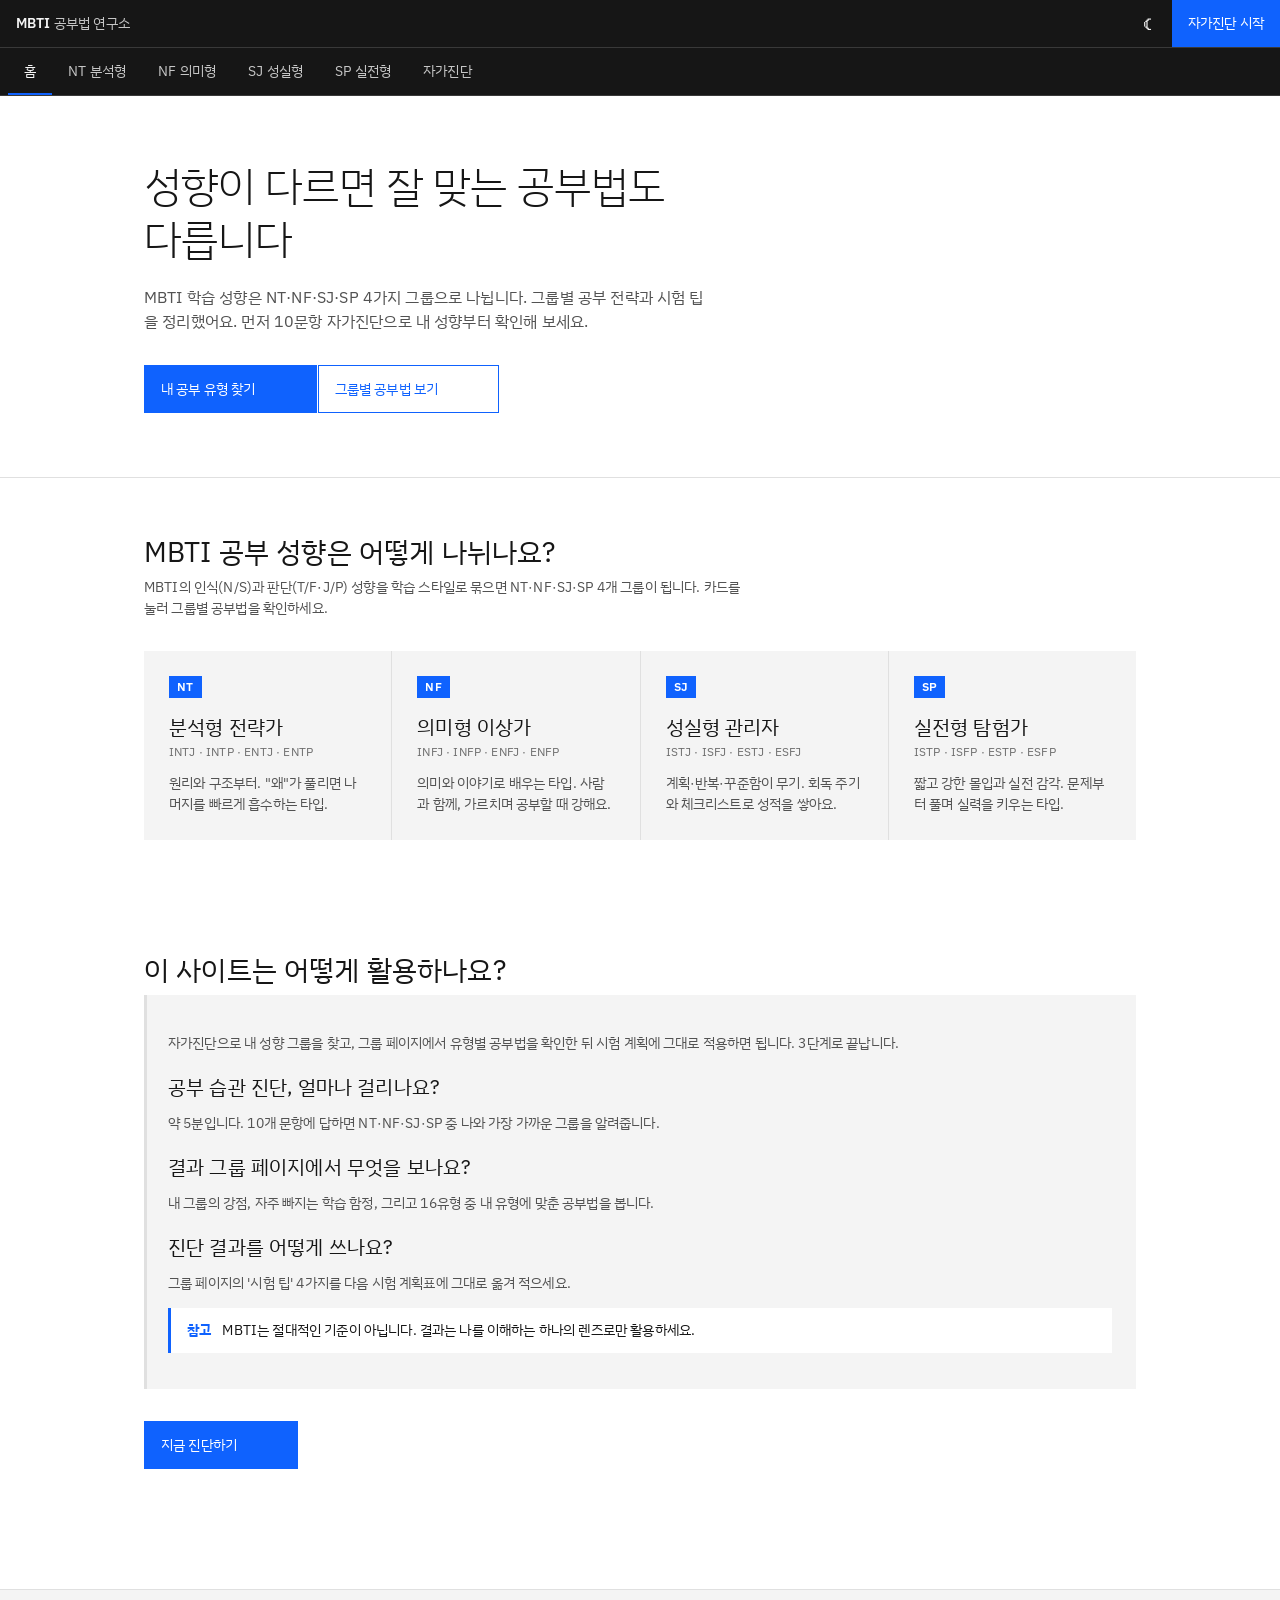
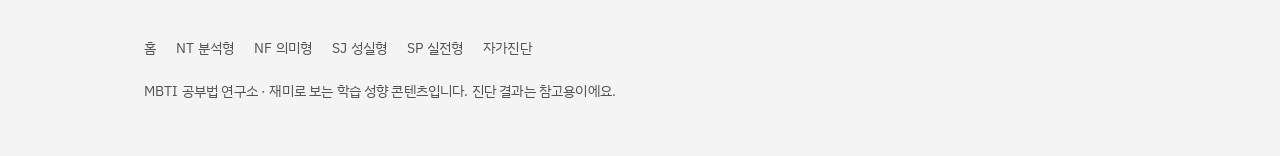
<file: index.html>
<!DOCTYPE html>
<html lang="ko">
<head>
  <meta charset="UTF-8" />
  <meta name="viewport" content="width=device-width, initial-scale=1" />
  <!-- Google Analytics 4 (gtag.js) -->
  <script async src="https://www.googletagmanager.com/gtag/js?id=G-RVWQMGBSQZ"></script>
  <script>
    window.dataLayer = window.dataLayer || [];
    function gtag(){dataLayer.push(arguments);}
    gtag("js", new Date());
    gtag("config", "G-RVWQMGBSQZ");
  </script>
  <title>MBTI 공부법 연구소 — 성향별 공부 전략과 무료 자가진단</title>
  <meta name="description" content="MBTI 학습 성향(NT·NF·SJ·SP)별 공부법과 시험 전략, 그리고 5분 만에 끝나는 10문항 무료 자가진단." />
  <link rel="canonical" href="https://mbti-test-olive-alpha.vercel.app/" />
  <meta name="robots" content="index,follow" />
  <meta property="og:type" content="website" />
  <meta property="og:site_name" content="MBTI 공부법 연구소" />
  <meta property="og:locale" content="ko_KR" />
  <meta property="og:url" content="https://mbti-test-olive-alpha.vercel.app/" />
  <meta property="og:title" content="MBTI 공부법 연구소 — 성향별 공부 전략과 무료 자가진단" />
  <meta property="og:description" content="MBTI 학습 성향(NT·NF·SJ·SP)별 공부법과 시험 전략, 그리고 5분 만에 끝나는 10문항 무료 자가진단." />
  <meta property="og:image" content="https://mbti-test-olive-alpha.vercel.app/og-image.png" />
  <meta property="og:image:width" content="1200" />
  <meta property="og:image:height" content="630" />
  <meta property="og:image:alt" content="MBTI 공부법 연구소 — 성향별 공부 전략과 무료 자가진단" />
  <meta name="twitter:card" content="summary_large_image" />
  <meta name="twitter:image" content="https://mbti-test-olive-alpha.vercel.app/og-image.png" />
  <script>try{var t=localStorage.getItem("theme");if(t==="dark"||(!t&&window.matchMedia("(prefers-color-scheme:dark)").matches)){document.documentElement.setAttribute("data-theme","dark")}else if(t==="light"){document.documentElement.setAttribute("data-theme","light")}}catch(e){}</script>
  <link rel="preconnect" href="https://fonts.googleapis.com" />
  <link rel="preconnect" href="https://fonts.gstatic.com" crossorigin />
  <link rel="stylesheet" href="https://fonts.googleapis.com/css2?family=IBM+Plex+Sans:wght@300;400;600&family=IBM+Plex+Sans+KR:wght@300;400;600&display=swap" />
  <link rel="stylesheet" href="css/style.css" />
  <script type="application/ld+json">
  {
    "@context": "https://schema.org",
    "@graph": [
      {
        "@type": "WebSite",
        "@id": "https://mbti-test-olive-alpha.vercel.app/#website",
        "name": "MBTI 공부법 연구소",
        "url": "https://mbti-test-olive-alpha.vercel.app/",
        "inLanguage": "ko",
        "publisher": { "@id": "https://mbti-test-olive-alpha.vercel.app/#org" }
      },
      {
        "@type": "Organization",
        "@id": "https://mbti-test-olive-alpha.vercel.app/#org",
        "name": "MBTI 공부법 연구소",
        "url": "https://mbti-test-olive-alpha.vercel.app/",
        "logo": "https://mbti-test-olive-alpha.vercel.app/og-image.png"
      },
      {
        "@type": "FAQPage",
        "mainEntity": [
          {
            "@type": "Question",
            "name": "공부 습관 진단, 얼마나 걸리나요?",
            "acceptedAnswer": { "@type": "Answer", "text": "약 5분입니다. 10개 문항에 답하면 NT·NF·SJ·SP 중 나와 가장 가까운 그룹을 알려줍니다." }
          },
          {
            "@type": "Question",
            "name": "결과 그룹 페이지에서 무엇을 보나요?",
            "acceptedAnswer": { "@type": "Answer", "text": "내 그룹의 강점, 자주 빠지는 학습 함정, 그리고 16유형 중 내 유형에 맞춘 공부법을 봅니다." }
          },
          {
            "@type": "Question",
            "name": "진단 결과를 어떻게 쓰나요?",
            "acceptedAnswer": { "@type": "Answer", "text": "그룹 페이지의 '시험 팁' 4가지를 다음 시험 계획표에 그대로 옮겨 적으세요." }
          }
        ]
      }
    ]
  }
  </script>
</head>
<body>
  <header id="site-header" class="site-header"></header>
  <main>
    <section class="hero">
      <div class="container">
        <h1>성향이 다르면 잘 맞는 공부법도 다릅니다</h1>
        <p>MBTI 학습 성향은 NT·NF·SJ·SP 4가지 그룹으로 나뉩니다. 그룹별 공부 전략과 시험 팁을 정리했어요. 먼저 10문항 자가진단으로 내 성향부터 확인해 보세요.</p>
        <div class="cta btn-row">
          <a class="btn btn-primary" href="test.html">내 공부 유형 찾기</a>
          <a class="btn btn-ghost" href="#groups">그룹별 공부법 보기</a>
        </div>
      </div>
    </section>

    <section class="section" id="groups">
      <div class="container">
        <h2>MBTI 공부 성향은 어떻게 나뉘나요?</h2>
        <p class="lead">MBTI의 인식(N/S)과 판단(T/F·J/P) 성향을 학습 스타일로 묶으면 NT·NF·SJ·SP 4개 그룹이 됩니다. 카드를 눌러 그룹별 공부법을 확인하세요.</p>
        <div class="card-grid">
          <a class="gcard" href="nt.html">
            <span class="tag">NT</span>
            <h3>분석형 전략가</h3>
            <p class="types">INTJ · INTP · ENTJ · ENTP</p>
            <p>원리와 구조부터. "왜"가 풀리면 나머지를 빠르게 흡수하는 타입.</p>
          </a>
          <a class="gcard" href="nf.html">
            <span class="tag">NF</span>
            <h3>의미형 이상가</h3>
            <p class="types">INFJ · INFP · ENFJ · ENFP</p>
            <p>의미와 이야기로 배우는 타입. 사람과 함께, 가르치며 공부할 때 강해요.</p>
          </a>
          <a class="gcard" href="sj.html">
            <span class="tag">SJ</span>
            <h3>성실형 관리자</h3>
            <p class="types">ISTJ · ISFJ · ESTJ · ESFJ</p>
            <p>계획·반복·꾸준함이 무기. 회독 주기와 체크리스트로 성적을 쌓아요.</p>
          </a>
          <a class="gcard" href="sp.html">
            <span class="tag">SP</span>
            <h3>실전형 탐험가</h3>
            <p class="types">ISTP · ISFP · ESTP · ESFP</p>
            <p>짧고 강한 몰입과 실전 감각. 문제부터 풀며 실력을 키우는 타입.</p>
          </a>
        </div>
      </div>
    </section>

    <section class="section">
      <div class="container">
        <h2>이 사이트는 어떻게 활용하나요?</h2>
        <div class="prose">
          <p>자가진단으로 내 성향 그룹을 찾고, 그룹 페이지에서 유형별 공부법을 확인한 뒤 시험 계획에 그대로 적용하면 됩니다. 3단계로 끝납니다.</p>
          <h3>공부 습관 진단, 얼마나 걸리나요?</h3>
          <p>약 5분입니다. 10개 문항에 답하면 NT·NF·SJ·SP 중 나와 가장 가까운 그룹을 알려줍니다.</p>
          <h3>결과 그룹 페이지에서 무엇을 보나요?</h3>
          <p>내 그룹의 강점, 자주 빠지는 학습 함정, 그리고 16유형 중 내 유형에 맞춘 공부법을 봅니다.</p>
          <h3>진단 결과를 어떻게 쓰나요?</h3>
          <p>그룹 페이지의 '시험 팁' 4가지를 다음 시험 계획표에 그대로 옮겨 적으세요.</p>
          <div class="tip"><strong>참고</strong> MBTI는 절대적인 기준이 아닙니다. 결과는 나를 이해하는 하나의 렌즈로만 활용하세요.</div>
        </div>
        <div class="btn-row">
          <a class="btn btn-primary" href="test.html">지금 진단하기</a>
        </div>
      </div>
    </section>
  </main>
  <footer id="site-footer" class="site-footer"></footer>
  <script src="js/common.js"></script>
</body>
</html>
</file>
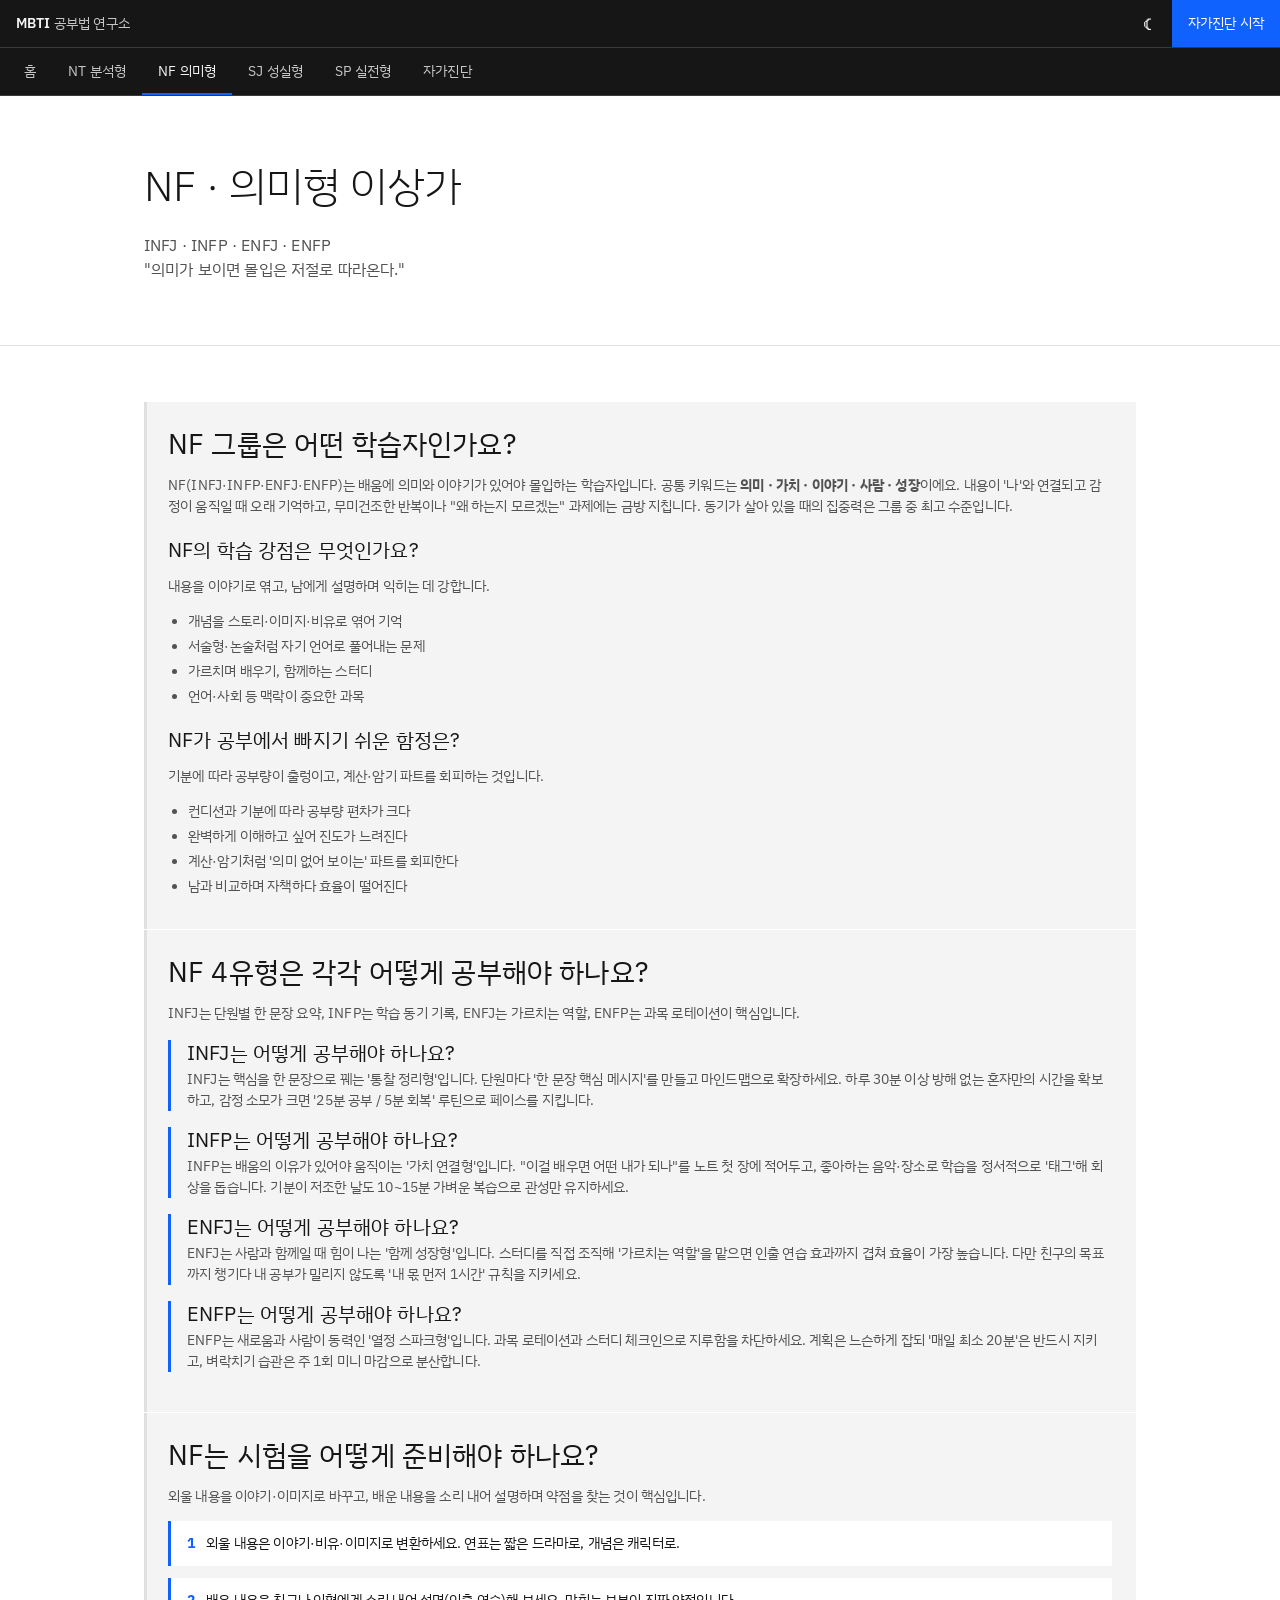
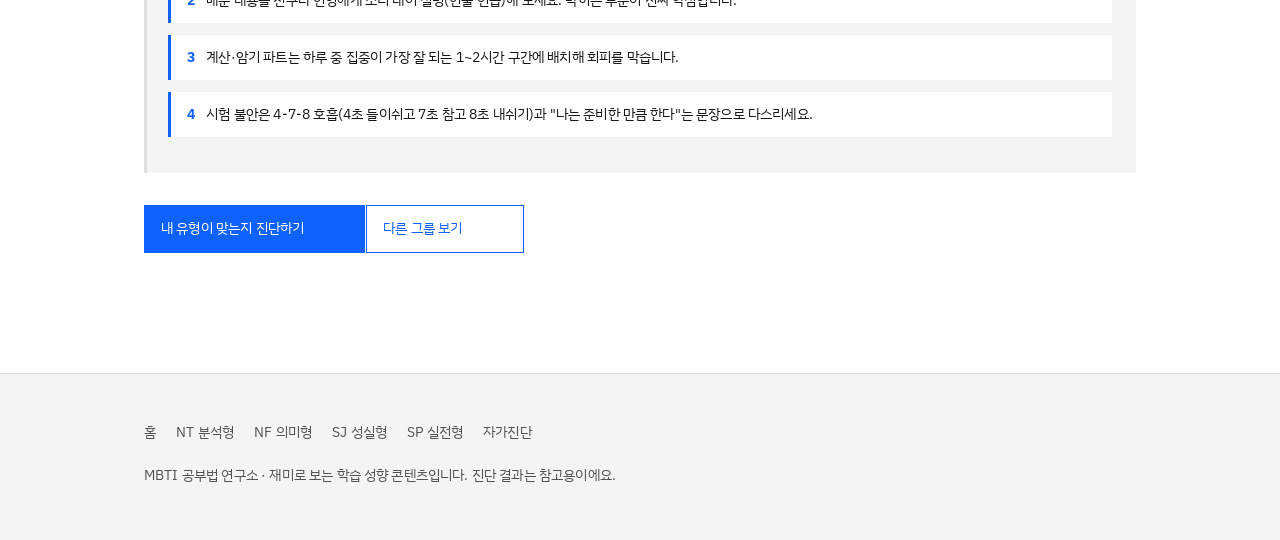
<file: nf.html>
<!DOCTYPE html>
<html lang="ko">
<head>
  <meta charset="UTF-8" />
  <meta name="viewport" content="width=device-width, initial-scale=1" />
  <!-- Google Analytics 4 (gtag.js) -->
  <script async src="https://www.googletagmanager.com/gtag/js?id=G-RVWQMGBSQZ"></script>
  <script>
    window.dataLayer = window.dataLayer || [];
    function gtag(){dataLayer.push(arguments);}
    gtag("js", new Date());
    gtag("config", "G-RVWQMGBSQZ");
  </script>
  <title>NF 의미형 이상가 공부법 — INFJ·INFP·ENFJ·ENFP | MBTI 공부법 연구소</title>
  <meta name="description" content="INFJ·INFP·ENFJ·ENFP 공부법. 감정 기복을 다루는 루틴, 4개 유형별 전략, 가르치며 외우는 시험 준비법." />
  <link rel="canonical" href="https://mbti-test-olive-alpha.vercel.app/nf.html" />
  <meta name="robots" content="index,follow" />
  <meta property="og:type" content="article" />
  <meta property="og:site_name" content="MBTI 공부법 연구소" />
  <meta property="og:locale" content="ko_KR" />
  <meta property="og:url" content="https://mbti-test-olive-alpha.vercel.app/nf.html" />
  <meta property="og:title" content="NF 의미형 이상가 공부법 — INFJ·INFP·ENFJ·ENFP" />
  <meta property="og:description" content="INFJ·INFP·ENFJ·ENFP 공부법. 감정 기복을 다루는 루틴, 4개 유형별 전략, 가르치며 외우는 시험 준비법." />
  <meta property="og:image" content="https://mbti-test-olive-alpha.vercel.app/og-image.png" />
  <meta property="og:image:width" content="1200" />
  <meta property="og:image:height" content="630" />
  <meta property="og:image:alt" content="NF(INFJ·INFP·ENFJ·ENFP) 유형별 공부법 안내" />
  <meta name="twitter:card" content="summary_large_image" />
  <meta name="twitter:image" content="https://mbti-test-olive-alpha.vercel.app/og-image.png" />
  <script>try{var t=localStorage.getItem("theme");if(t==="dark"||(!t&&window.matchMedia("(prefers-color-scheme:dark)").matches)){document.documentElement.setAttribute("data-theme","dark")}else if(t==="light"){document.documentElement.setAttribute("data-theme","light")}}catch(e){}</script>
  <link rel="preconnect" href="https://fonts.googleapis.com" />
  <link rel="preconnect" href="https://fonts.gstatic.com" crossorigin />
  <link rel="stylesheet" href="https://fonts.googleapis.com/css2?family=IBM+Plex+Sans:wght@300;400;600&family=IBM+Plex+Sans+KR:wght@300;400;600&display=swap" />
  <link rel="stylesheet" href="css/style.css" />
  <script type="application/ld+json">
  {
    "@context": "https://schema.org",
    "@graph": [
      {
        "@type": "Article",
        "headline": "NF 의미형 이상가 공부법 — INFJ·INFP·ENFJ·ENFP",
        "description": "INFJ·INFP·ENFJ·ENFP 공부법. 감정 기복을 다루는 루틴, 4개 유형별 전략, 가르치며 외우는 시험 준비법.",
        "image": "https://mbti-test-olive-alpha.vercel.app/og-image.png",
        "inLanguage": "ko",
        "mainEntityOfPage": "https://mbti-test-olive-alpha.vercel.app/nf.html",
        "author": { "@type": "Organization", "name": "MBTI 공부법 연구소" },
        "publisher": {
          "@type": "Organization",
          "name": "MBTI 공부법 연구소",
          "logo": { "@type": "ImageObject", "url": "https://mbti-test-olive-alpha.vercel.app/og-image.png" }
        },
        "datePublished": "2026-08-27",
        "dateModified": "2026-08-27"
      },
      {
        "@type": "BreadcrumbList",
        "itemListElement": [
          { "@type": "ListItem", "position": 1, "name": "홈", "item": "https://mbti-test-olive-alpha.vercel.app/" },
          { "@type": "ListItem", "position": 2, "name": "NF 의미형 이상가", "item": "https://mbti-test-olive-alpha.vercel.app/nf.html" }
        ]
      },
      {
        "@type": "FAQPage",
        "mainEntity": [
          {
            "@type": "Question",
            "name": "NF 그룹은 어떤 학습자인가요?",
            "acceptedAnswer": { "@type": "Answer", "text": "NF(INFJ·INFP·ENFJ·ENFP)는 배움에 의미와 이야기가 있어야 몰입하는 학습자입니다." }
          },
          {
            "@type": "Question",
            "name": "NF는 시험을 어떻게 준비해야 하나요?",
            "acceptedAnswer": { "@type": "Answer", "text": "외울 내용을 이야기·이미지로 바꾸고, 배운 내용을 소리 내어 설명하며 약점을 찾는 것이 핵심입니다." }
          }
        ]
      }
    ]
  }
  </script>
</head>
<body>
  <header id="site-header" class="site-header"></header>
  <main>
    <section class="hero">
      <div class="container">
        <h1>NF · 의미형 이상가</h1>
        <p>INFJ · INFP · ENFJ · ENFP<br />"의미가 보이면 몰입은 저절로 따라온다."</p>
      </div>
    </section>

    <section class="section">
      <div class="container">
        <section class="prose">
          <h2>NF 그룹은 어떤 학습자인가요?</h2>
          <p>NF(INFJ·INFP·ENFJ·ENFP)는 배움에 의미와 이야기가 있어야 몰입하는 학습자입니다. 공통 키워드는 <strong>의미 · 가치 · 이야기 · 사람 · 성장</strong>이에요. 내용이 '나'와 연결되고 감정이 움직일 때 오래 기억하고, 무미건조한 반복이나 "왜 하는지 모르겠는" 과제에는 금방 지칩니다. 동기가 살아 있을 때의 집중력은 그룹 중 최고 수준입니다.</p>
          <h3>NF의 학습 강점은 무엇인가요?</h3>
          <p>내용을 이야기로 엮고, 남에게 설명하며 익히는 데 강합니다.</p>
          <ul>
            <li>개념을 스토리·이미지·비유로 엮어 기억</li>
            <li>서술형·논술처럼 자기 언어로 풀어내는 문제</li>
            <li>가르치며 배우기, 함께하는 스터디</li>
            <li>언어·사회 등 맥락이 중요한 과목</li>
          </ul>
          <h3>NF가 공부에서 빠지기 쉬운 함정은?</h3>
          <p>기분에 따라 공부량이 출렁이고, 계산·암기 파트를 회피하는 것입니다.</p>
          <ul>
            <li>컨디션과 기분에 따라 공부량 편차가 크다</li>
            <li>완벽하게 이해하고 싶어 진도가 느려진다</li>
            <li>계산·암기처럼 '의미 없어 보이는' 파트를 회피한다</li>
            <li>남과 비교하며 자책하다 효율이 떨어진다</li>
          </ul>
        </section>

        <section class="prose">
          <h2>NF 4유형은 각각 어떻게 공부해야 하나요?</h2>
          <p>INFJ는 단원별 한 문장 요약, INFP는 학습 동기 기록, ENFJ는 가르치는 역할, ENFP는 과목 로테이션이 핵심입니다.</p>
          <article class="type-block">
            <h3>INFJ는 어떻게 공부해야 하나요?</h3>
            <p>INFJ는 핵심을 한 문장으로 꿰는 '통찰 정리형'입니다. 단원마다 '한 문장 핵심 메시지'를 만들고 마인드맵으로 확장하세요. 하루 30분 이상 방해 없는 혼자만의 시간을 확보하고, 감정 소모가 크면 '25분 공부 / 5분 회복' 루틴으로 페이스를 지킵니다.</p>
          </article>
          <article class="type-block">
            <h3>INFP는 어떻게 공부해야 하나요?</h3>
            <p>INFP는 배움의 이유가 있어야 움직이는 '가치 연결형'입니다. "이걸 배우면 어떤 내가 되나"를 노트 첫 장에 적어두고, 좋아하는 음악·장소로 학습을 정서적으로 '태그'해 회상을 돕습니다. 기분이 저조한 날도 10~15분 가벼운 복습으로 관성만 유지하세요.</p>
          </article>
          <article class="type-block">
            <h3>ENFJ는 어떻게 공부해야 하나요?</h3>
            <p>ENFJ는 사람과 함께일 때 힘이 나는 '함께 성장형'입니다. 스터디를 직접 조직해 '가르치는 역할'을 맡으면 인출 연습 효과까지 겹쳐 효율이 가장 높습니다. 다만 친구의 목표까지 챙기다 내 공부가 밀리지 않도록 '내 몫 먼저 1시간' 규칙을 지키세요.</p>
          </article>
          <article class="type-block">
            <h3>ENFP는 어떻게 공부해야 하나요?</h3>
            <p>ENFP는 새로움과 사람이 동력인 '열정 스파크형'입니다. 과목 로테이션과 스터디 체크인으로 지루함을 차단하세요. 계획은 느슨하게 잡되 '매일 최소 20분'은 반드시 지키고, 벼락치기 습관은 주 1회 미니 마감으로 분산합니다.</p>
          </article>
        </section>

        <section class="prose">
          <h2>NF는 시험을 어떻게 준비해야 하나요?</h2>
          <p>외울 내용을 이야기·이미지로 바꾸고, 배운 내용을 소리 내어 설명하며 약점을 찾는 것이 핵심입니다.</p>
          <div class="tip"><strong>1</strong> 외울 내용은 이야기·비유·이미지로 변환하세요. 연표는 짧은 드라마로, 개념은 캐릭터로.</div>
          <div class="tip"><strong>2</strong> 배운 내용을 친구나 인형에게 소리 내어 설명(인출 연습)해 보세요. 막히는 부분이 진짜 약점입니다.</div>
          <div class="tip"><strong>3</strong> 계산·암기 파트는 하루 중 집중이 가장 잘 되는 1~2시간 구간에 배치해 회피를 막습니다.</div>
          <div class="tip"><strong>4</strong> 시험 불안은 4-7-8 호흡(4초 들이쉬고 7초 참고 8초 내쉬기)과 "나는 준비한 만큼 한다"는 문장으로 다스리세요.</div>
        </section>

        <div class="btn-row">
          <a class="btn btn-primary" href="test.html">내 유형이 맞는지 진단하기</a>
          <a class="btn btn-ghost" href="index.html#groups">다른 그룹 보기</a>
        </div>
      </div>
    </section>
  </main>
  <footer id="site-footer" class="site-footer"></footer>
  <script src="js/common.js"></script>
</body>
</html>
</file>
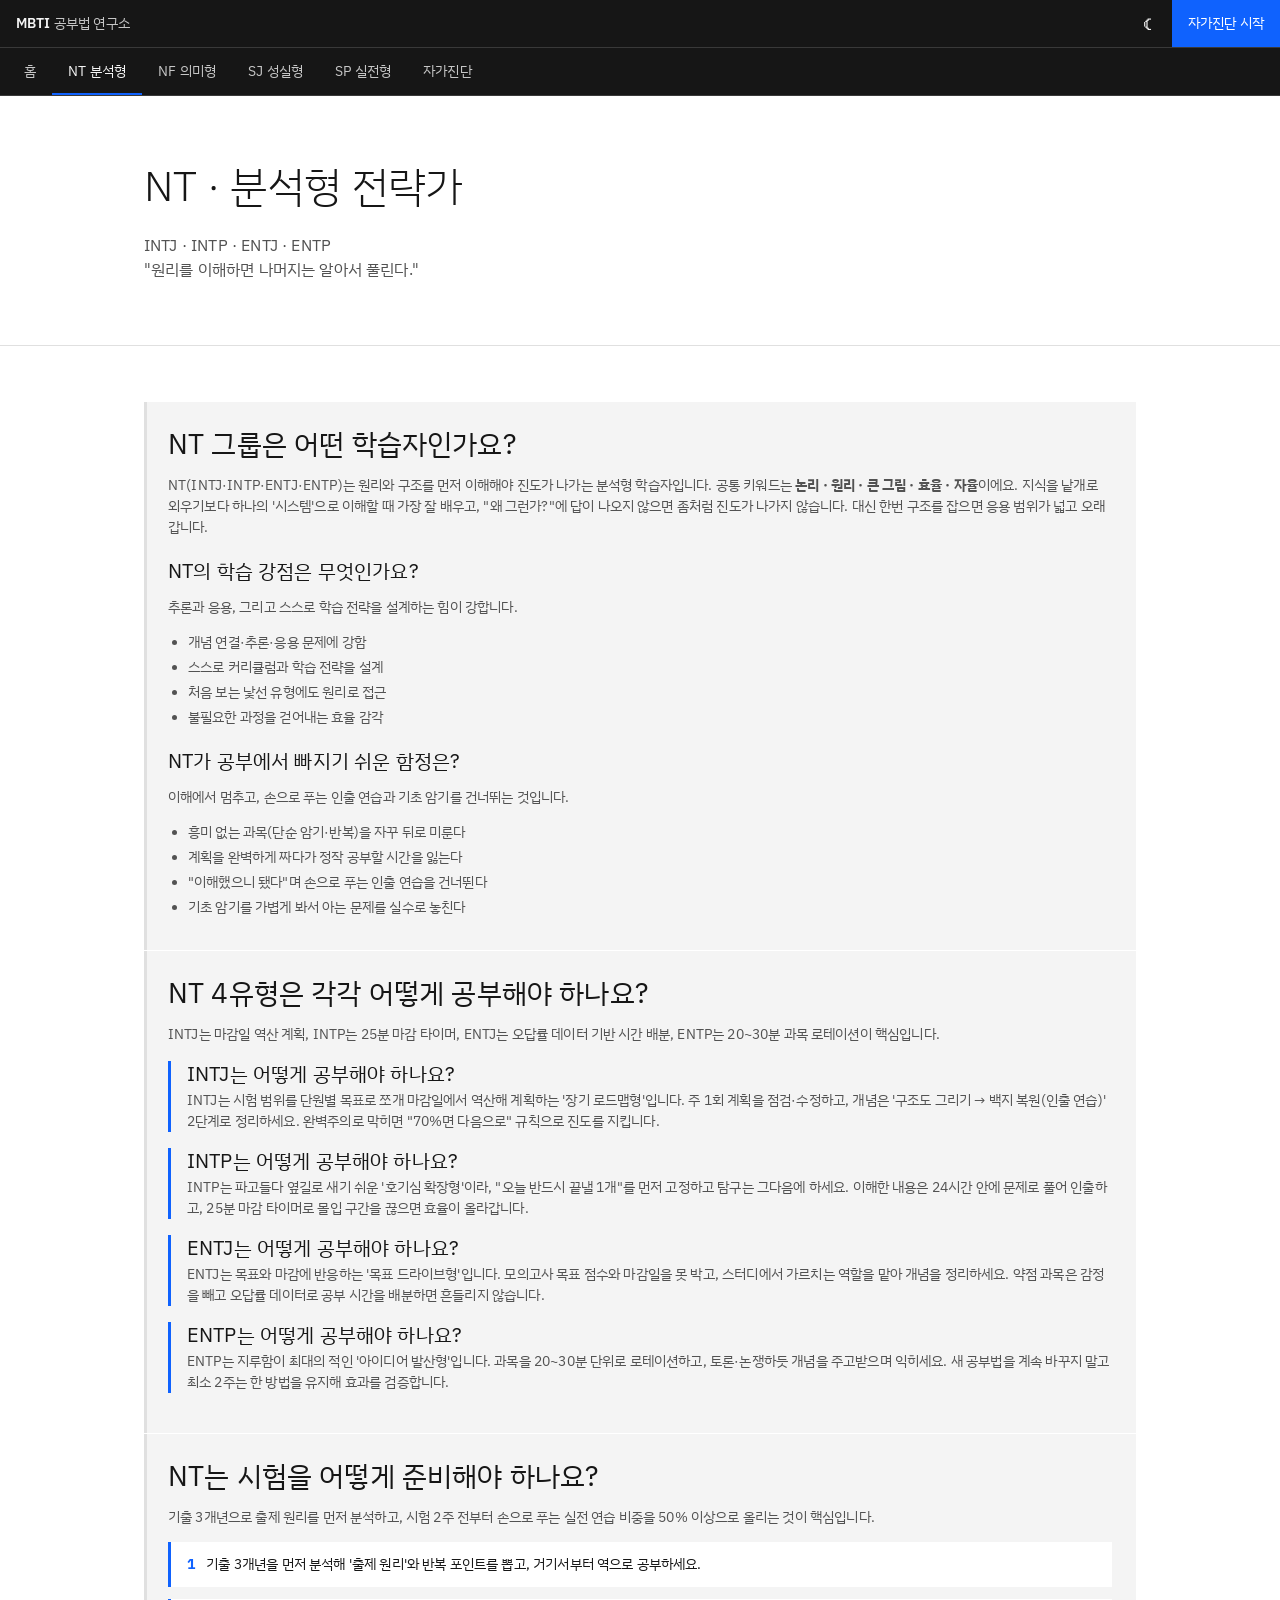
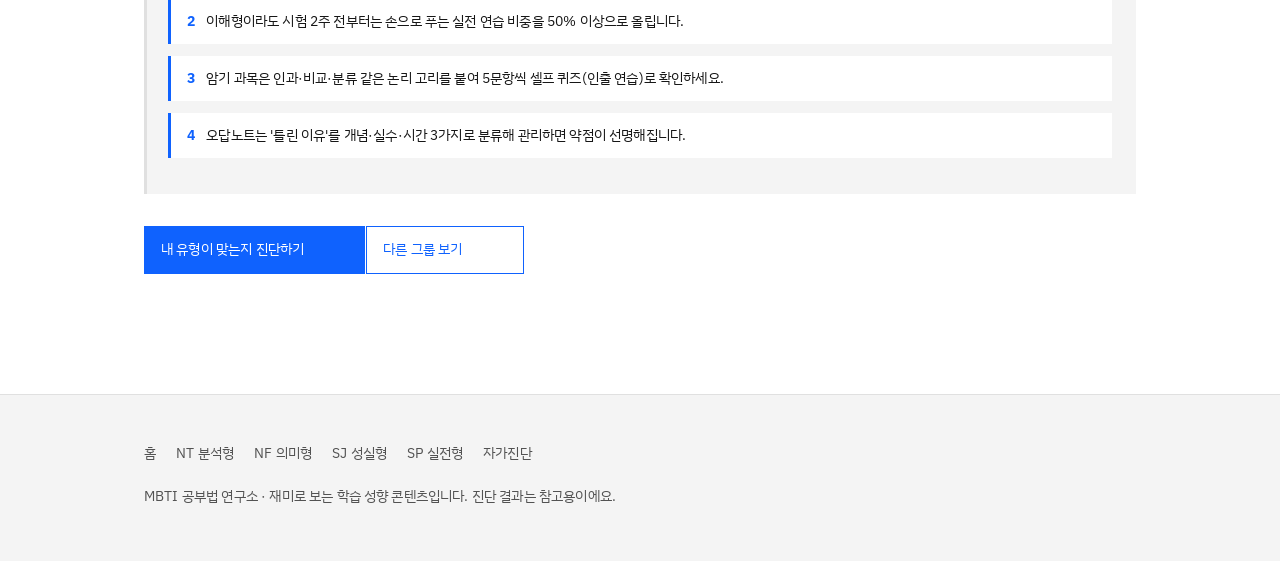
<file: nt.html>
<!DOCTYPE html>
<html lang="ko">
<head>
  <meta charset="UTF-8" />
  <meta name="viewport" content="width=device-width, initial-scale=1" />
  <!-- Google Analytics 4 (gtag.js) -->
  <script async src="https://www.googletagmanager.com/gtag/js?id=G-RVWQMGBSQZ"></script>
  <script>
    window.dataLayer = window.dataLayer || [];
    function gtag(){dataLayer.push(arguments);}
    gtag("js", new Date());
    gtag("config", "G-RVWQMGBSQZ");
  </script>
  <title>NT 분석형 전략가 공부법 — INTJ·INTP·ENTJ·ENTP | MBTI 공부법 연구소</title>
  <meta name="description" content="INTJ·INTP·ENTJ·ENTP를 위한 공부법. 강점과 학습 함정, 4개 유형별 전략, 기출 분석 중심 시험 준비법." />
  <link rel="canonical" href="https://mbti-test-olive-alpha.vercel.app/nt.html" />
  <meta name="robots" content="index,follow" />
  <meta property="og:type" content="article" />
  <meta property="og:site_name" content="MBTI 공부법 연구소" />
  <meta property="og:locale" content="ko_KR" />
  <meta property="og:url" content="https://mbti-test-olive-alpha.vercel.app/nt.html" />
  <meta property="og:title" content="NT 분석형 전략가 공부법 — INTJ·INTP·ENTJ·ENTP" />
  <meta property="og:description" content="INTJ·INTP·ENTJ·ENTP를 위한 공부법. 강점과 학습 함정, 4개 유형별 전략, 기출 분석 중심 시험 준비법." />
  <meta property="og:image" content="https://mbti-test-olive-alpha.vercel.app/og-image.png" />
  <meta property="og:image:width" content="1200" />
  <meta property="og:image:height" content="630" />
  <meta property="og:image:alt" content="NT(INTJ·INTP·ENTJ·ENTP) 유형별 공부법 안내" />
  <meta name="twitter:card" content="summary_large_image" />
  <meta name="twitter:image" content="https://mbti-test-olive-alpha.vercel.app/og-image.png" />
  <script>try{var t=localStorage.getItem("theme");if(t==="dark"||(!t&&window.matchMedia("(prefers-color-scheme:dark)").matches)){document.documentElement.setAttribute("data-theme","dark")}else if(t==="light"){document.documentElement.setAttribute("data-theme","light")}}catch(e){}</script>
  <link rel="preconnect" href="https://fonts.googleapis.com" />
  <link rel="preconnect" href="https://fonts.gstatic.com" crossorigin />
  <link rel="stylesheet" href="https://fonts.googleapis.com/css2?family=IBM+Plex+Sans:wght@300;400;600&family=IBM+Plex+Sans+KR:wght@300;400;600&display=swap" />
  <link rel="stylesheet" href="css/style.css" />
  <script type="application/ld+json">
  {
    "@context": "https://schema.org",
    "@graph": [
      {
        "@type": "Article",
        "headline": "NT 분석형 전략가 공부법 — INTJ·INTP·ENTJ·ENTP",
        "description": "INTJ·INTP·ENTJ·ENTP를 위한 공부법. 강점과 학습 함정, 4개 유형별 전략, 기출 분석 중심 시험 준비법.",
        "image": "https://mbti-test-olive-alpha.vercel.app/og-image.png",
        "inLanguage": "ko",
        "mainEntityOfPage": "https://mbti-test-olive-alpha.vercel.app/nt.html",
        "author": { "@type": "Organization", "name": "MBTI 공부법 연구소" },
        "publisher": {
          "@type": "Organization",
          "name": "MBTI 공부법 연구소",
          "logo": { "@type": "ImageObject", "url": "https://mbti-test-olive-alpha.vercel.app/og-image.png" }
        },
        "datePublished": "2026-08-27",
        "dateModified": "2026-08-27"
      },
      {
        "@type": "BreadcrumbList",
        "itemListElement": [
          { "@type": "ListItem", "position": 1, "name": "홈", "item": "https://mbti-test-olive-alpha.vercel.app/" },
          { "@type": "ListItem", "position": 2, "name": "NT 분석형 전략가", "item": "https://mbti-test-olive-alpha.vercel.app/nt.html" }
        ]
      },
      {
        "@type": "FAQPage",
        "mainEntity": [
          {
            "@type": "Question",
            "name": "NT 그룹은 어떤 학습자인가요?",
            "acceptedAnswer": { "@type": "Answer", "text": "NT(INTJ·INTP·ENTJ·ENTP)는 원리와 구조를 먼저 이해해야 진도가 나가는 분석형 학습자입니다." }
          },
          {
            "@type": "Question",
            "name": "NT는 시험을 어떻게 준비해야 하나요?",
            "acceptedAnswer": { "@type": "Answer", "text": "기출 3개년으로 출제 원리를 먼저 분석하고, 시험 2주 전부터 손으로 푸는 실전 연습 비중을 50% 이상으로 올리는 것이 핵심입니다." }
          }
        ]
      }
    ]
  }
  </script>
</head>
<body>
  <header id="site-header" class="site-header"></header>
  <main>
    <section class="hero">
      <div class="container">
        <h1>NT · 분석형 전략가</h1>
        <p>INTJ · INTP · ENTJ · ENTP<br />"원리를 이해하면 나머지는 알아서 풀린다."</p>
      </div>
    </section>

    <section class="section">
      <div class="container">
        <section class="prose">
          <h2>NT 그룹은 어떤 학습자인가요?</h2>
          <p>NT(INTJ·INTP·ENTJ·ENTP)는 원리와 구조를 먼저 이해해야 진도가 나가는 분석형 학습자입니다. 공통 키워드는 <strong>논리 · 원리 · 큰 그림 · 효율 · 자율</strong>이에요. 지식을 낱개로 외우기보다 하나의 '시스템'으로 이해할 때 가장 잘 배우고, "왜 그런가?"에 답이 나오지 않으면 좀처럼 진도가 나가지 않습니다. 대신 한번 구조를 잡으면 응용 범위가 넓고 오래갑니다.</p>
          <h3>NT의 학습 강점은 무엇인가요?</h3>
          <p>추론과 응용, 그리고 스스로 학습 전략을 설계하는 힘이 강합니다.</p>
          <ul>
            <li>개념 연결·추론·응용 문제에 강함</li>
            <li>스스로 커리큘럼과 학습 전략을 설계</li>
            <li>처음 보는 낯선 유형에도 원리로 접근</li>
            <li>불필요한 과정을 걷어내는 효율 감각</li>
          </ul>
          <h3>NT가 공부에서 빠지기 쉬운 함정은?</h3>
          <p>이해에서 멈추고, 손으로 푸는 인출 연습과 기초 암기를 건너뛰는 것입니다.</p>
          <ul>
            <li>흥미 없는 과목(단순 암기·반복)을 자꾸 뒤로 미룬다</li>
            <li>계획을 완벽하게 짜다가 정작 공부할 시간을 잃는다</li>
            <li>"이해했으니 됐다"며 손으로 푸는 인출 연습을 건너뛴다</li>
            <li>기초 암기를 가볍게 봐서 아는 문제를 실수로 놓친다</li>
          </ul>
        </section>

        <section class="prose">
          <h2>NT 4유형은 각각 어떻게 공부해야 하나요?</h2>
          <p>INTJ는 마감일 역산 계획, INTP는 25분 마감 타이머, ENTJ는 오답률 데이터 기반 시간 배분, ENTP는 20~30분 과목 로테이션이 핵심입니다.</p>
          <article class="type-block">
            <h3>INTJ는 어떻게 공부해야 하나요?</h3>
            <p>INTJ는 시험 범위를 단원별 목표로 쪼개 마감일에서 역산해 계획하는 '장기 로드맵형'입니다. 주 1회 계획을 점검·수정하고, 개념은 '구조도 그리기 → 백지 복원(인출 연습)' 2단계로 정리하세요. 완벽주의로 막히면 "70%면 다음으로" 규칙으로 진도를 지킵니다.</p>
          </article>
          <article class="type-block">
            <h3>INTP는 어떻게 공부해야 하나요?</h3>
            <p>INTP는 파고들다 옆길로 새기 쉬운 '호기심 확장형'이라, "오늘 반드시 끝낼 1개"를 먼저 고정하고 탐구는 그다음에 하세요. 이해한 내용은 24시간 안에 문제로 풀어 인출하고, 25분 마감 타이머로 몰입 구간을 끊으면 효율이 올라갑니다.</p>
          </article>
          <article class="type-block">
            <h3>ENTJ는 어떻게 공부해야 하나요?</h3>
            <p>ENTJ는 목표와 마감에 반응하는 '목표 드라이브형'입니다. 모의고사 목표 점수와 마감일을 못 박고, 스터디에서 가르치는 역할을 맡아 개념을 정리하세요. 약점 과목은 감정을 빼고 오답률 데이터로 공부 시간을 배분하면 흔들리지 않습니다.</p>
          </article>
          <article class="type-block">
            <h3>ENTP는 어떻게 공부해야 하나요?</h3>
            <p>ENTP는 지루함이 최대의 적인 '아이디어 발산형'입니다. 과목을 20~30분 단위로 로테이션하고, 토론·논쟁하듯 개념을 주고받으며 익히세요. 새 공부법을 계속 바꾸지 말고 최소 2주는 한 방법을 유지해 효과를 검증합니다.</p>
          </article>
        </section>

        <section class="prose">
          <h2>NT는 시험을 어떻게 준비해야 하나요?</h2>
          <p>기출 3개년으로 출제 원리를 먼저 분석하고, 시험 2주 전부터 손으로 푸는 실전 연습 비중을 50% 이상으로 올리는 것이 핵심입니다.</p>
          <div class="tip"><strong>1</strong> 기출 3개년을 먼저 분석해 '출제 원리'와 반복 포인트를 뽑고, 거기서부터 역으로 공부하세요.</div>
          <div class="tip"><strong>2</strong> 이해형이라도 시험 2주 전부터는 손으로 푸는 실전 연습 비중을 50% 이상으로 올립니다.</div>
          <div class="tip"><strong>3</strong> 암기 과목은 인과·비교·분류 같은 논리 고리를 붙여 5문항씩 셀프 퀴즈(인출 연습)로 확인하세요.</div>
          <div class="tip"><strong>4</strong> 오답노트는 '틀린 이유'를 개념·실수·시간 3가지로 분류해 관리하면 약점이 선명해집니다.</div>
        </section>

        <div class="btn-row">
          <a class="btn btn-primary" href="test.html">내 유형이 맞는지 진단하기</a>
          <a class="btn btn-ghost" href="index.html#groups">다른 그룹 보기</a>
        </div>
      </div>
    </section>
  </main>
  <footer id="site-footer" class="site-footer"></footer>
  <script src="js/common.js"></script>
</body>
</html>
</file>
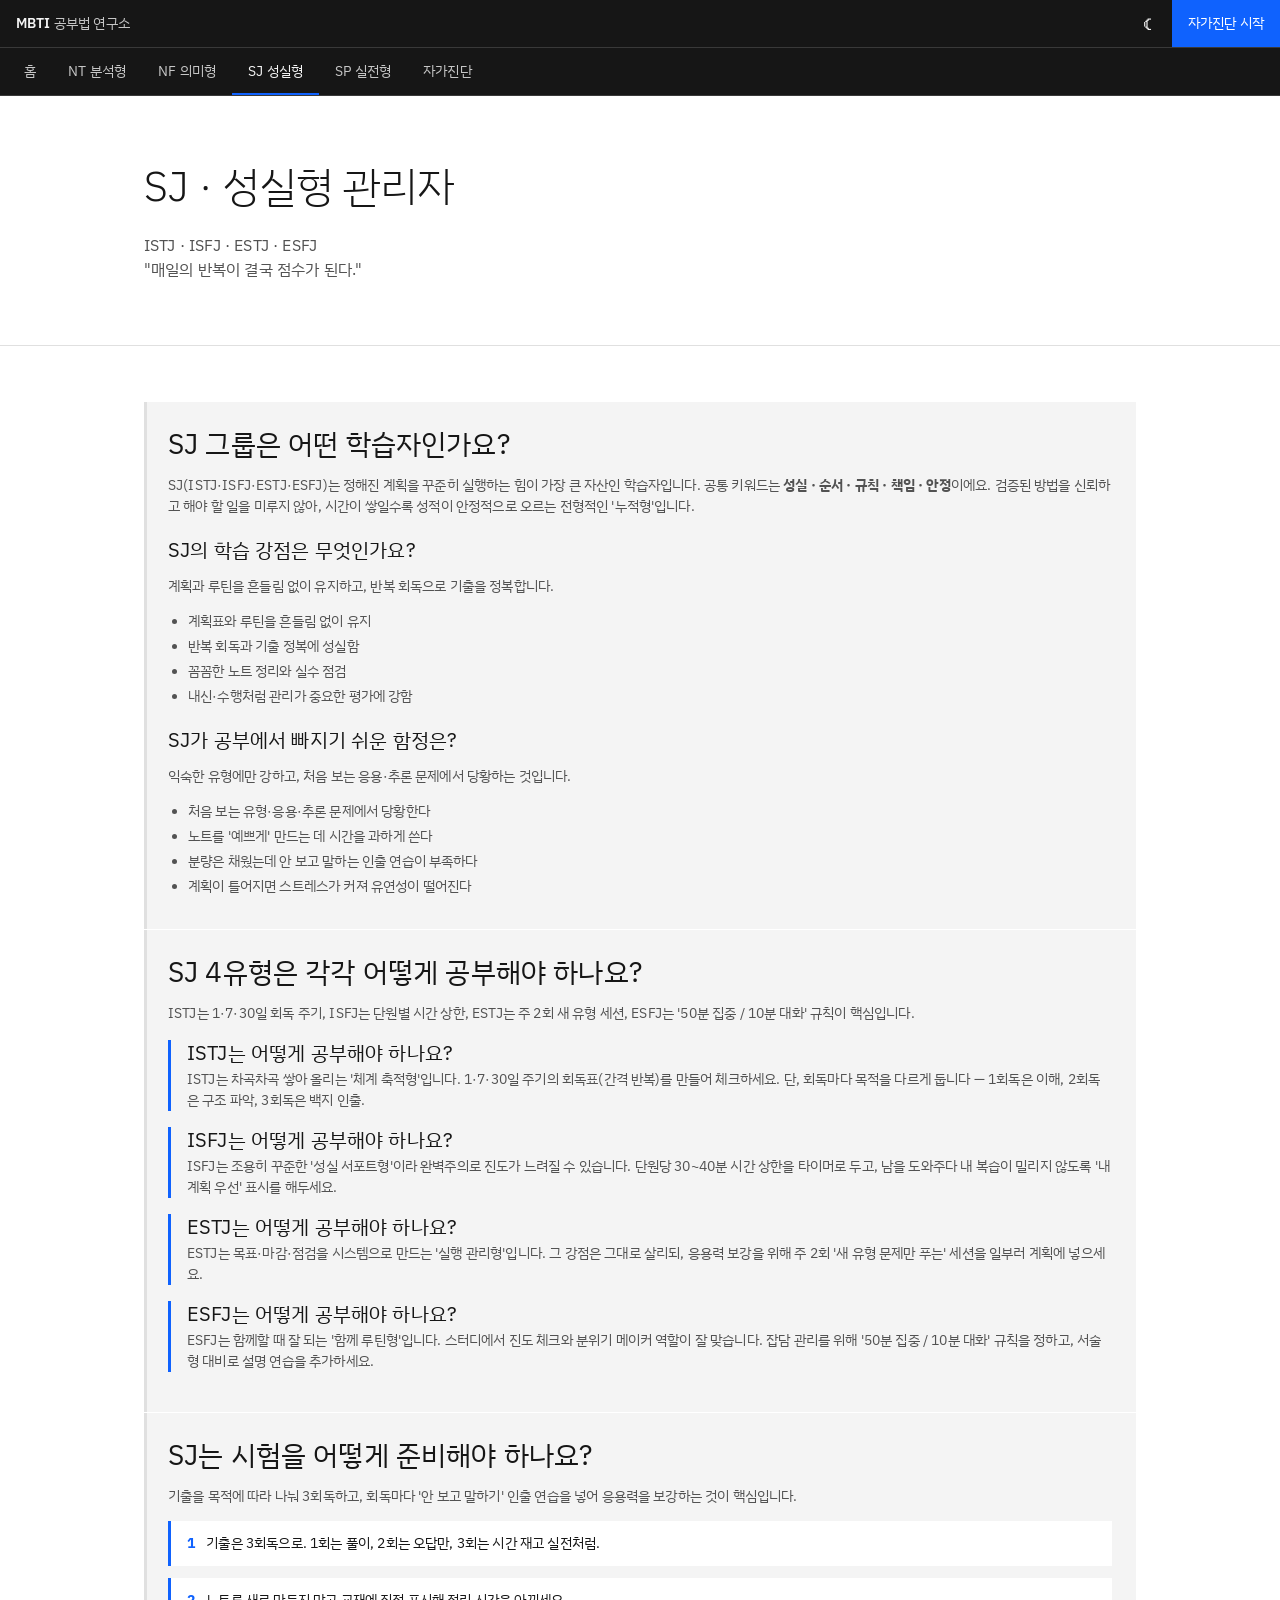
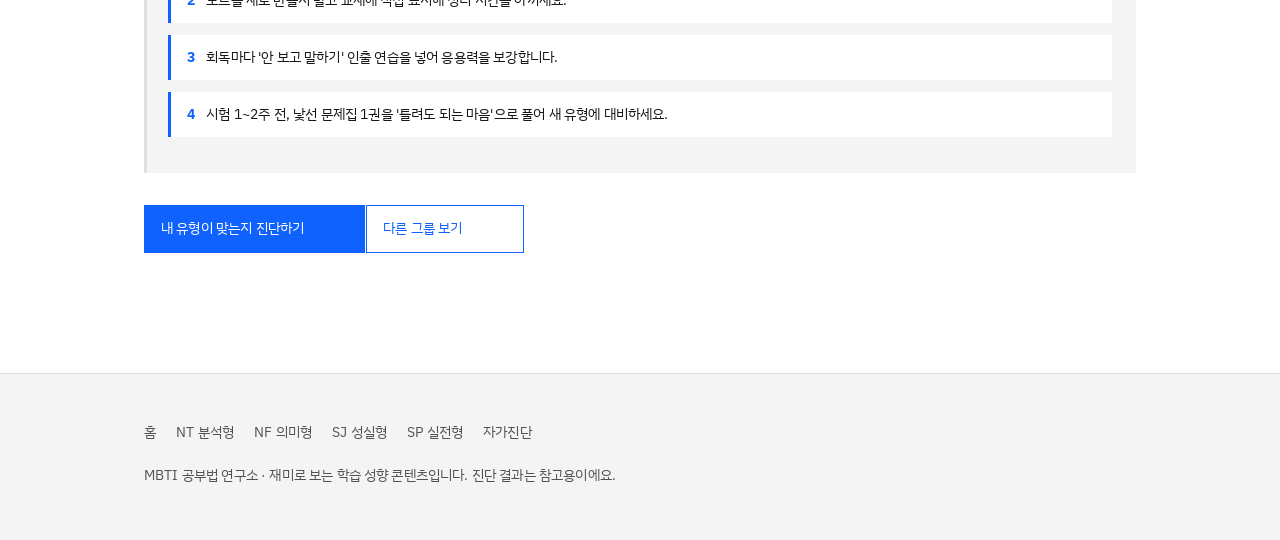
<file: sj.html>
<!DOCTYPE html>
<html lang="ko">
<head>
  <meta charset="UTF-8" />
  <meta name="viewport" content="width=device-width, initial-scale=1" />
  <!-- Google Analytics 4 (gtag.js) -->
  <script async src="https://www.googletagmanager.com/gtag/js?id=G-RVWQMGBSQZ"></script>
  <script>
    window.dataLayer = window.dataLayer || [];
    function gtag(){dataLayer.push(arguments);}
    gtag("js", new Date());
    gtag("config", "G-RVWQMGBSQZ");
  </script>
  <title>SJ 성실형 관리자 공부법 — ISTJ·ISFJ·ESTJ·ESFJ | MBTI 공부법 연구소</title>
  <meta name="description" content="ISTJ·ISFJ·ESTJ·ESFJ 공부법. 1·7·30일 회독 주기, 4개 유형별 전략, 응용 문제 대비 시험 준비법." />
  <link rel="canonical" href="https://mbti-test-olive-alpha.vercel.app/sj.html" />
  <meta name="robots" content="index,follow" />
  <meta property="og:type" content="article" />
  <meta property="og:site_name" content="MBTI 공부법 연구소" />
  <meta property="og:locale" content="ko_KR" />
  <meta property="og:url" content="https://mbti-test-olive-alpha.vercel.app/sj.html" />
  <meta property="og:title" content="SJ 성실형 관리자 공부법 — ISTJ·ISFJ·ESTJ·ESFJ" />
  <meta property="og:description" content="ISTJ·ISFJ·ESTJ·ESFJ 공부법. 1·7·30일 회독 주기, 4개 유형별 전략, 응용 문제 대비 시험 준비법." />
  <meta property="og:image" content="https://mbti-test-olive-alpha.vercel.app/og-image.png" />
  <meta property="og:image:width" content="1200" />
  <meta property="og:image:height" content="630" />
  <meta property="og:image:alt" content="SJ(ISTJ·ISFJ·ESTJ·ESFJ) 유형별 공부법 안내" />
  <meta name="twitter:card" content="summary_large_image" />
  <meta name="twitter:image" content="https://mbti-test-olive-alpha.vercel.app/og-image.png" />
  <script>try{var t=localStorage.getItem("theme");if(t==="dark"||(!t&&window.matchMedia("(prefers-color-scheme:dark)").matches)){document.documentElement.setAttribute("data-theme","dark")}else if(t==="light"){document.documentElement.setAttribute("data-theme","light")}}catch(e){}</script>
  <link rel="preconnect" href="https://fonts.googleapis.com" />
  <link rel="preconnect" href="https://fonts.gstatic.com" crossorigin />
  <link rel="stylesheet" href="https://fonts.googleapis.com/css2?family=IBM+Plex+Sans:wght@300;400;600&family=IBM+Plex+Sans+KR:wght@300;400;600&display=swap" />
  <link rel="stylesheet" href="css/style.css" />
  <script type="application/ld+json">
  {
    "@context": "https://schema.org",
    "@graph": [
      {
        "@type": "Article",
        "headline": "SJ 성실형 관리자 공부법 — ISTJ·ISFJ·ESTJ·ESFJ",
        "description": "ISTJ·ISFJ·ESTJ·ESFJ 공부법. 1·7·30일 회독 주기, 4개 유형별 전략, 응용 문제 대비 시험 준비법.",
        "image": "https://mbti-test-olive-alpha.vercel.app/og-image.png",
        "inLanguage": "ko",
        "mainEntityOfPage": "https://mbti-test-olive-alpha.vercel.app/sj.html",
        "author": { "@type": "Organization", "name": "MBTI 공부법 연구소" },
        "publisher": {
          "@type": "Organization",
          "name": "MBTI 공부법 연구소",
          "logo": { "@type": "ImageObject", "url": "https://mbti-test-olive-alpha.vercel.app/og-image.png" }
        },
        "datePublished": "2026-08-27",
        "dateModified": "2026-08-27"
      },
      {
        "@type": "BreadcrumbList",
        "itemListElement": [
          { "@type": "ListItem", "position": 1, "name": "홈", "item": "https://mbti-test-olive-alpha.vercel.app/" },
          { "@type": "ListItem", "position": 2, "name": "SJ 성실형 관리자", "item": "https://mbti-test-olive-alpha.vercel.app/sj.html" }
        ]
      },
      {
        "@type": "FAQPage",
        "mainEntity": [
          {
            "@type": "Question",
            "name": "SJ 그룹은 어떤 학습자인가요?",
            "acceptedAnswer": { "@type": "Answer", "text": "SJ(ISTJ·ISFJ·ESTJ·ESFJ)는 정해진 계획을 꾸준히 실행하는 힘이 가장 큰 자산인 학습자입니다." }
          },
          {
            "@type": "Question",
            "name": "SJ는 시험을 어떻게 준비해야 하나요?",
            "acceptedAnswer": { "@type": "Answer", "text": "기출을 목적에 따라 나눠 3회독하고, 회독마다 '안 보고 말하기' 인출 연습을 넣어 응용력을 보강하는 것이 핵심입니다." }
          }
        ]
      }
    ]
  }
  </script>
</head>
<body>
  <header id="site-header" class="site-header"></header>
  <main>
    <section class="hero">
      <div class="container">
        <h1>SJ · 성실형 관리자</h1>
        <p>ISTJ · ISFJ · ESTJ · ESFJ<br />"매일의 반복이 결국 점수가 된다."</p>
      </div>
    </section>

    <section class="section">
      <div class="container">
        <section class="prose">
          <h2>SJ 그룹은 어떤 학습자인가요?</h2>
          <p>SJ(ISTJ·ISFJ·ESTJ·ESFJ)는 정해진 계획을 꾸준히 실행하는 힘이 가장 큰 자산인 학습자입니다. 공통 키워드는 <strong>성실 · 순서 · 규칙 · 책임 · 안정</strong>이에요. 검증된 방법을 신뢰하고 해야 할 일을 미루지 않아, 시간이 쌓일수록 성적이 안정적으로 오르는 전형적인 '누적형'입니다.</p>
          <h3>SJ의 학습 강점은 무엇인가요?</h3>
          <p>계획과 루틴을 흔들림 없이 유지하고, 반복 회독으로 기출을 정복합니다.</p>
          <ul>
            <li>계획표와 루틴을 흔들림 없이 유지</li>
            <li>반복 회독과 기출 정복에 성실함</li>
            <li>꼼꼼한 노트 정리와 실수 점검</li>
            <li>내신·수행처럼 관리가 중요한 평가에 강함</li>
          </ul>
          <h3>SJ가 공부에서 빠지기 쉬운 함정은?</h3>
          <p>익숙한 유형에만 강하고, 처음 보는 응용·추론 문제에서 당황하는 것입니다.</p>
          <ul>
            <li>처음 보는 유형·응용·추론 문제에서 당황한다</li>
            <li>노트를 '예쁘게' 만드는 데 시간을 과하게 쓴다</li>
            <li>분량은 채웠는데 안 보고 말하는 인출 연습이 부족하다</li>
            <li>계획이 틀어지면 스트레스가 커져 유연성이 떨어진다</li>
          </ul>
        </section>

        <section class="prose">
          <h2>SJ 4유형은 각각 어떻게 공부해야 하나요?</h2>
          <p>ISTJ는 1·7·30일 회독 주기, ISFJ는 단원별 시간 상한, ESTJ는 주 2회 새 유형 세션, ESFJ는 '50분 집중 / 10분 대화' 규칙이 핵심입니다.</p>
          <article class="type-block">
            <h3>ISTJ는 어떻게 공부해야 하나요?</h3>
            <p>ISTJ는 차곡차곡 쌓아 올리는 '체계 축적형'입니다. 1·7·30일 주기의 회독표(간격 반복)를 만들어 체크하세요. 단, 회독마다 목적을 다르게 둡니다 — 1회독은 이해, 2회독은 구조 파악, 3회독은 백지 인출.</p>
          </article>
          <article class="type-block">
            <h3>ISFJ는 어떻게 공부해야 하나요?</h3>
            <p>ISFJ는 조용히 꾸준한 '성실 서포트형'이라 완벽주의로 진도가 느려질 수 있습니다. 단원당 30~40분 시간 상한을 타이머로 두고, 남을 도와주다 내 복습이 밀리지 않도록 '내 계획 우선' 표시를 해두세요.</p>
          </article>
          <article class="type-block">
            <h3>ESTJ는 어떻게 공부해야 하나요?</h3>
            <p>ESTJ는 목표·마감·점검을 시스템으로 만드는 '실행 관리형'입니다. 그 강점은 그대로 살리되, 응용력 보강을 위해 주 2회 '새 유형 문제만 푸는' 세션을 일부러 계획에 넣으세요.</p>
          </article>
          <article class="type-block">
            <h3>ESFJ는 어떻게 공부해야 하나요?</h3>
            <p>ESFJ는 함께할 때 잘 되는 '함께 루틴형'입니다. 스터디에서 진도 체크와 분위기 메이커 역할이 잘 맞습니다. 잡담 관리를 위해 '50분 집중 / 10분 대화' 규칙을 정하고, 서술형 대비로 설명 연습을 추가하세요.</p>
          </article>
        </section>

        <section class="prose">
          <h2>SJ는 시험을 어떻게 준비해야 하나요?</h2>
          <p>기출을 목적에 따라 나눠 3회독하고, 회독마다 '안 보고 말하기' 인출 연습을 넣어 응용력을 보강하는 것이 핵심입니다.</p>
          <div class="tip"><strong>1</strong> 기출은 3회독으로. 1회는 풀이, 2회는 오답만, 3회는 시간 재고 실전처럼.</div>
          <div class="tip"><strong>2</strong> 노트를 새로 만들지 말고 교재에 직접 표시해 정리 시간을 아끼세요.</div>
          <div class="tip"><strong>3</strong> 회독마다 '안 보고 말하기' 인출 연습을 넣어 응용력을 보강합니다.</div>
          <div class="tip"><strong>4</strong> 시험 1~2주 전, 낯선 문제집 1권을 '틀려도 되는 마음'으로 풀어 새 유형에 대비하세요.</div>
        </section>

        <div class="btn-row">
          <a class="btn btn-primary" href="test.html">내 유형이 맞는지 진단하기</a>
          <a class="btn btn-ghost" href="index.html#groups">다른 그룹 보기</a>
        </div>
      </div>
    </section>
  </main>
  <footer id="site-footer" class="site-footer"></footer>
  <script src="js/common.js"></script>
</body>
</html>
</file>
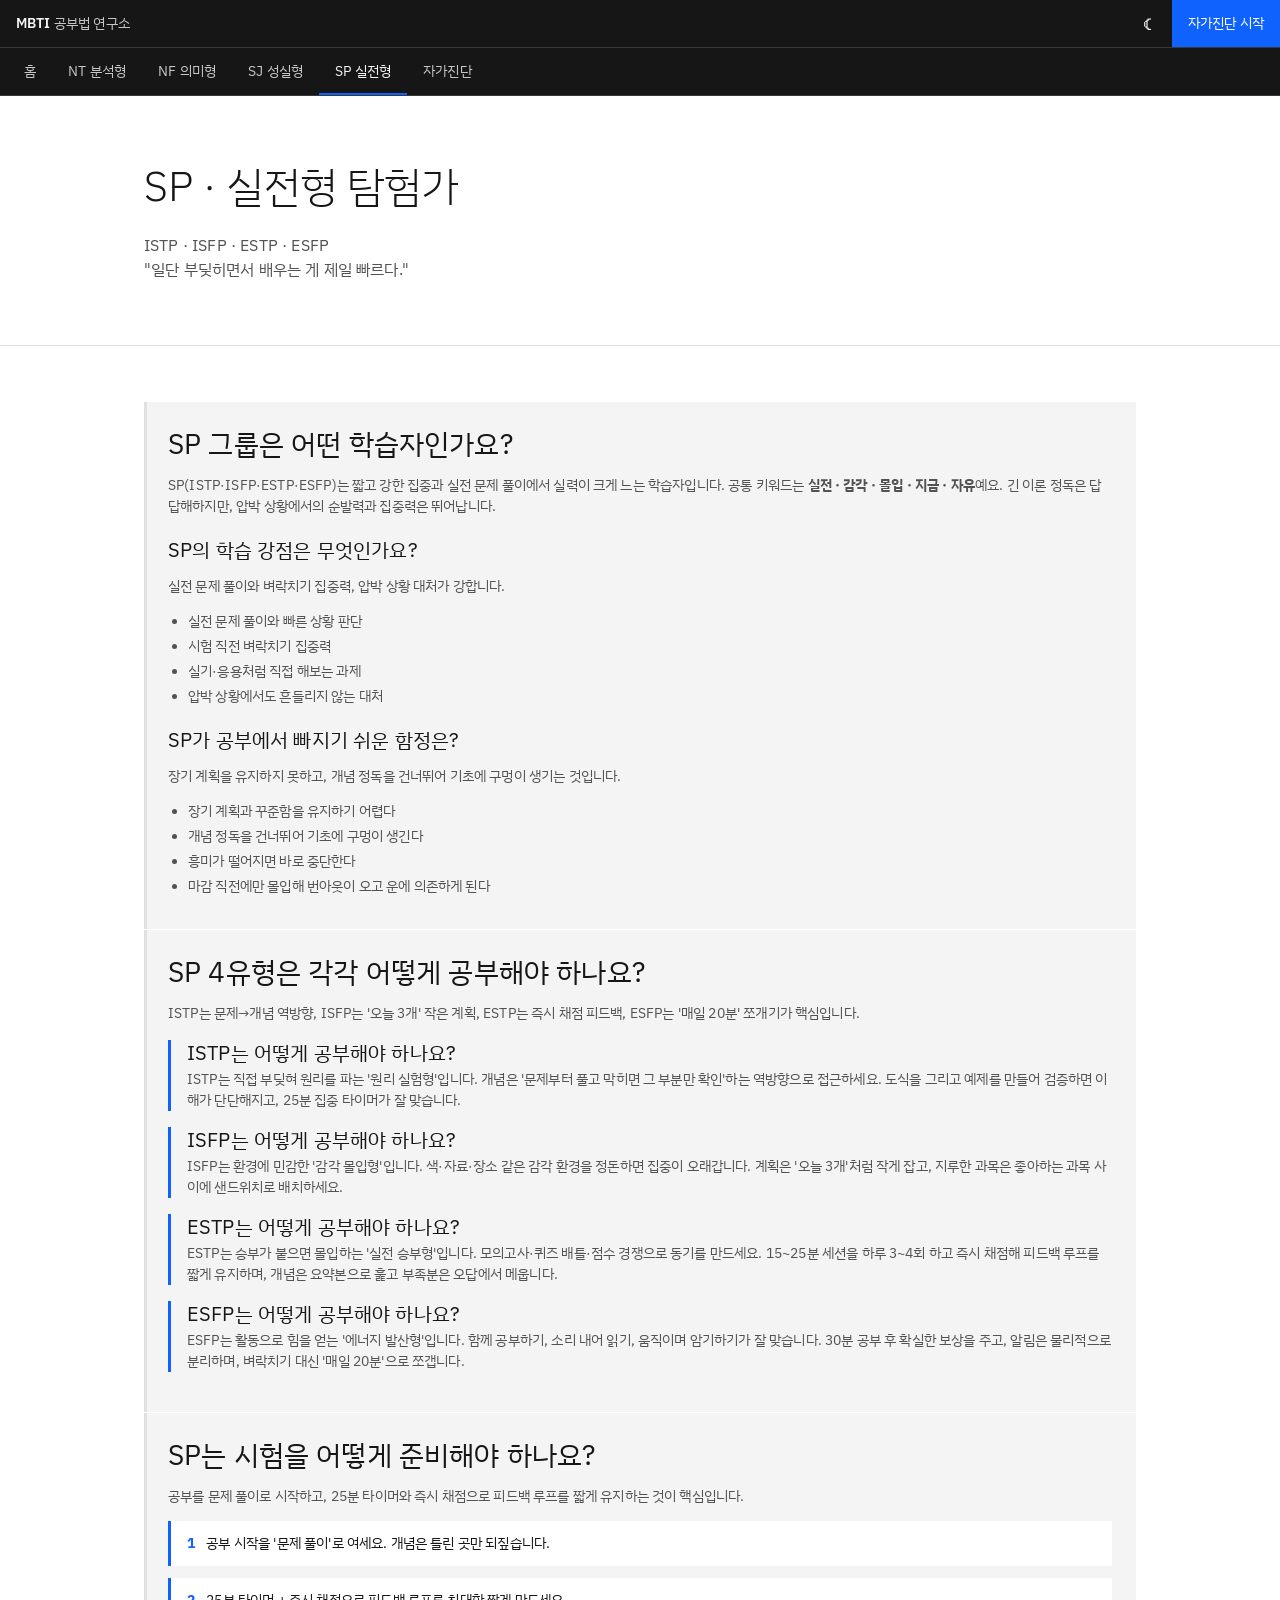
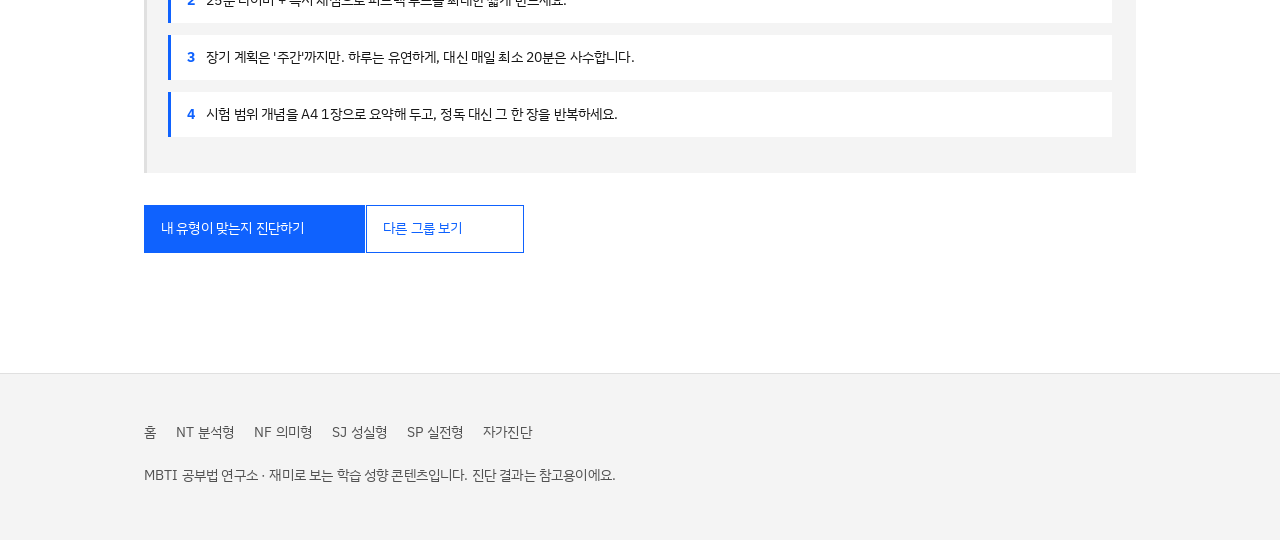
<file: sp.html>
<!DOCTYPE html>
<html lang="ko">
<head>
  <meta charset="UTF-8" />
  <meta name="viewport" content="width=device-width, initial-scale=1" />
  <!-- Google Analytics 4 (gtag.js) -->
  <script async src="https://www.googletagmanager.com/gtag/js?id=G-RVWQMGBSQZ"></script>
  <script>
    window.dataLayer = window.dataLayer || [];
    function gtag(){dataLayer.push(arguments);}
    gtag("js", new Date());
    gtag("config", "G-RVWQMGBSQZ");
  </script>
  <title>SP 실전형 탐험가 공부법 — ISTP·ISFP·ESTP·ESFP | MBTI 공부법 연구소</title>
  <meta name="description" content="ISTP·ISFP·ESTP·ESFP 공부법. 25분 집중 세션, 4개 유형별 전략, 벼락치기를 매일 학습으로 바꾸기." />
  <link rel="canonical" href="https://mbti-test-olive-alpha.vercel.app/sp.html" />
  <meta name="robots" content="index,follow" />
  <meta property="og:type" content="article" />
  <meta property="og:site_name" content="MBTI 공부법 연구소" />
  <meta property="og:locale" content="ko_KR" />
  <meta property="og:url" content="https://mbti-test-olive-alpha.vercel.app/sp.html" />
  <meta property="og:title" content="SP 실전형 탐험가 공부법 — ISTP·ISFP·ESTP·ESFP" />
  <meta property="og:description" content="ISTP·ISFP·ESTP·ESFP 공부법. 25분 집중 세션, 4개 유형별 전략, 벼락치기를 매일 학습으로 바꾸기." />
  <meta property="og:image" content="https://mbti-test-olive-alpha.vercel.app/og-image.png" />
  <meta property="og:image:width" content="1200" />
  <meta property="og:image:height" content="630" />
  <meta property="og:image:alt" content="SP(ISTP·ISFP·ESTP·ESFP) 유형별 공부법 안내" />
  <meta name="twitter:card" content="summary_large_image" />
  <meta name="twitter:image" content="https://mbti-test-olive-alpha.vercel.app/og-image.png" />
  <script>try{var t=localStorage.getItem("theme");if(t==="dark"||(!t&&window.matchMedia("(prefers-color-scheme:dark)").matches)){document.documentElement.setAttribute("data-theme","dark")}else if(t==="light"){document.documentElement.setAttribute("data-theme","light")}}catch(e){}</script>
  <link rel="preconnect" href="https://fonts.googleapis.com" />
  <link rel="preconnect" href="https://fonts.gstatic.com" crossorigin />
  <link rel="stylesheet" href="https://fonts.googleapis.com/css2?family=IBM+Plex+Sans:wght@300;400;600&family=IBM+Plex+Sans+KR:wght@300;400;600&display=swap" />
  <link rel="stylesheet" href="css/style.css" />
  <script type="application/ld+json">
  {
    "@context": "https://schema.org",
    "@graph": [
      {
        "@type": "Article",
        "headline": "SP 실전형 탐험가 공부법 — ISTP·ISFP·ESTP·ESFP",
        "description": "ISTP·ISFP·ESTP·ESFP 공부법. 25분 집중 세션, 4개 유형별 전략, 벼락치기를 매일 학습으로 바꾸기.",
        "image": "https://mbti-test-olive-alpha.vercel.app/og-image.png",
        "inLanguage": "ko",
        "mainEntityOfPage": "https://mbti-test-olive-alpha.vercel.app/sp.html",
        "author": { "@type": "Organization", "name": "MBTI 공부법 연구소" },
        "publisher": {
          "@type": "Organization",
          "name": "MBTI 공부법 연구소",
          "logo": { "@type": "ImageObject", "url": "https://mbti-test-olive-alpha.vercel.app/og-image.png" }
        },
        "datePublished": "2026-08-27",
        "dateModified": "2026-08-27"
      },
      {
        "@type": "BreadcrumbList",
        "itemListElement": [
          { "@type": "ListItem", "position": 1, "name": "홈", "item": "https://mbti-test-olive-alpha.vercel.app/" },
          { "@type": "ListItem", "position": 2, "name": "SP 실전형 탐험가", "item": "https://mbti-test-olive-alpha.vercel.app/sp.html" }
        ]
      },
      {
        "@type": "FAQPage",
        "mainEntity": [
          {
            "@type": "Question",
            "name": "SP 그룹은 어떤 학습자인가요?",
            "acceptedAnswer": { "@type": "Answer", "text": "SP(ISTP·ISFP·ESTP·ESFP)는 짧고 강한 집중과 실전 문제 풀이에서 실력이 크게 느는 학습자입니다." }
          },
          {
            "@type": "Question",
            "name": "SP는 시험을 어떻게 준비해야 하나요?",
            "acceptedAnswer": { "@type": "Answer", "text": "공부를 문제 풀이로 시작하고, 25분 타이머와 즉시 채점으로 피드백 루프를 짧게 유지하는 것이 핵심입니다." }
          }
        ]
      }
    ]
  }
  </script>
</head>
<body>
  <header id="site-header" class="site-header"></header>
  <main>
    <section class="hero">
      <div class="container">
        <h1>SP · 실전형 탐험가</h1>
        <p>ISTP · ISFP · ESTP · ESFP<br />"일단 부딪히면서 배우는 게 제일 빠르다."</p>
      </div>
    </section>

    <section class="section">
      <div class="container">
        <section class="prose">
          <h2>SP 그룹은 어떤 학습자인가요?</h2>
          <p>SP(ISTP·ISFP·ESTP·ESFP)는 짧고 강한 집중과 실전 문제 풀이에서 실력이 크게 느는 학습자입니다. 공통 키워드는 <strong>실전 · 감각 · 몰입 · 지금 · 자유</strong>예요. 긴 이론 정독은 답답해하지만, 압박 상황에서의 순발력과 집중력은 뛰어납니다.</p>
          <h3>SP의 학습 강점은 무엇인가요?</h3>
          <p>실전 문제 풀이와 벼락치기 집중력, 압박 상황 대처가 강합니다.</p>
          <ul>
            <li>실전 문제 풀이와 빠른 상황 판단</li>
            <li>시험 직전 벼락치기 집중력</li>
            <li>실기·응용처럼 직접 해보는 과제</li>
            <li>압박 상황에서도 흔들리지 않는 대처</li>
          </ul>
          <h3>SP가 공부에서 빠지기 쉬운 함정은?</h3>
          <p>장기 계획을 유지하지 못하고, 개념 정독을 건너뛰어 기초에 구멍이 생기는 것입니다.</p>
          <ul>
            <li>장기 계획과 꾸준함을 유지하기 어렵다</li>
            <li>개념 정독을 건너뛰어 기초에 구멍이 생긴다</li>
            <li>흥미가 떨어지면 바로 중단한다</li>
            <li>마감 직전에만 몰입해 번아웃이 오고 운에 의존하게 된다</li>
          </ul>
        </section>

        <section class="prose">
          <h2>SP 4유형은 각각 어떻게 공부해야 하나요?</h2>
          <p>ISTP는 문제→개념 역방향, ISFP는 '오늘 3개' 작은 계획, ESTP는 즉시 채점 피드백, ESFP는 '매일 20분' 쪼개기가 핵심입니다.</p>
          <article class="type-block">
            <h3>ISTP는 어떻게 공부해야 하나요?</h3>
            <p>ISTP는 직접 부딪혀 원리를 파는 '원리 실험형'입니다. 개념은 '문제부터 풀고 막히면 그 부분만 확인'하는 역방향으로 접근하세요. 도식을 그리고 예제를 만들어 검증하면 이해가 단단해지고, 25분 집중 타이머가 잘 맞습니다.</p>
          </article>
          <article class="type-block">
            <h3>ISFP는 어떻게 공부해야 하나요?</h3>
            <p>ISFP는 환경에 민감한 '감각 몰입형'입니다. 색·자료·장소 같은 감각 환경을 정돈하면 집중이 오래갑니다. 계획은 '오늘 3개'처럼 작게 잡고, 지루한 과목은 좋아하는 과목 사이에 샌드위치로 배치하세요.</p>
          </article>
          <article class="type-block">
            <h3>ESTP는 어떻게 공부해야 하나요?</h3>
            <p>ESTP는 승부가 붙으면 몰입하는 '실전 승부형'입니다. 모의고사·퀴즈 배틀·점수 경쟁으로 동기를 만드세요. 15~25분 세션을 하루 3~4회 하고 즉시 채점해 피드백 루프를 짧게 유지하며, 개념은 요약본으로 훑고 부족분은 오답에서 메웁니다.</p>
          </article>
          <article class="type-block">
            <h3>ESFP는 어떻게 공부해야 하나요?</h3>
            <p>ESFP는 활동으로 힘을 얻는 '에너지 발산형'입니다. 함께 공부하기, 소리 내어 읽기, 움직이며 암기하기가 잘 맞습니다. 30분 공부 후 확실한 보상을 주고, 알림은 물리적으로 분리하며, 벼락치기 대신 '매일 20분'으로 쪼갭니다.</p>
          </article>
        </section>

        <section class="prose">
          <h2>SP는 시험을 어떻게 준비해야 하나요?</h2>
          <p>공부를 문제 풀이로 시작하고, 25분 타이머와 즉시 채점으로 피드백 루프를 짧게 유지하는 것이 핵심입니다.</p>
          <div class="tip"><strong>1</strong> 공부 시작을 '문제 풀이'로 여세요. 개념은 틀린 곳만 되짚습니다.</div>
          <div class="tip"><strong>2</strong> 25분 타이머 + 즉시 채점으로 피드백 루프를 최대한 짧게 만드세요.</div>
          <div class="tip"><strong>3</strong> 장기 계획은 '주간'까지만. 하루는 유연하게, 대신 매일 최소 20분은 사수합니다.</div>
          <div class="tip"><strong>4</strong> 시험 범위 개념을 A4 1장으로 요약해 두고, 정독 대신 그 한 장을 반복하세요.</div>
        </section>

        <div class="btn-row">
          <a class="btn btn-primary" href="test.html">내 유형이 맞는지 진단하기</a>
          <a class="btn btn-ghost" href="index.html#groups">다른 그룹 보기</a>
        </div>
      </div>
    </section>
  </main>
  <footer id="site-footer" class="site-footer"></footer>
  <script src="js/common.js"></script>
</body>
</html>
</file>
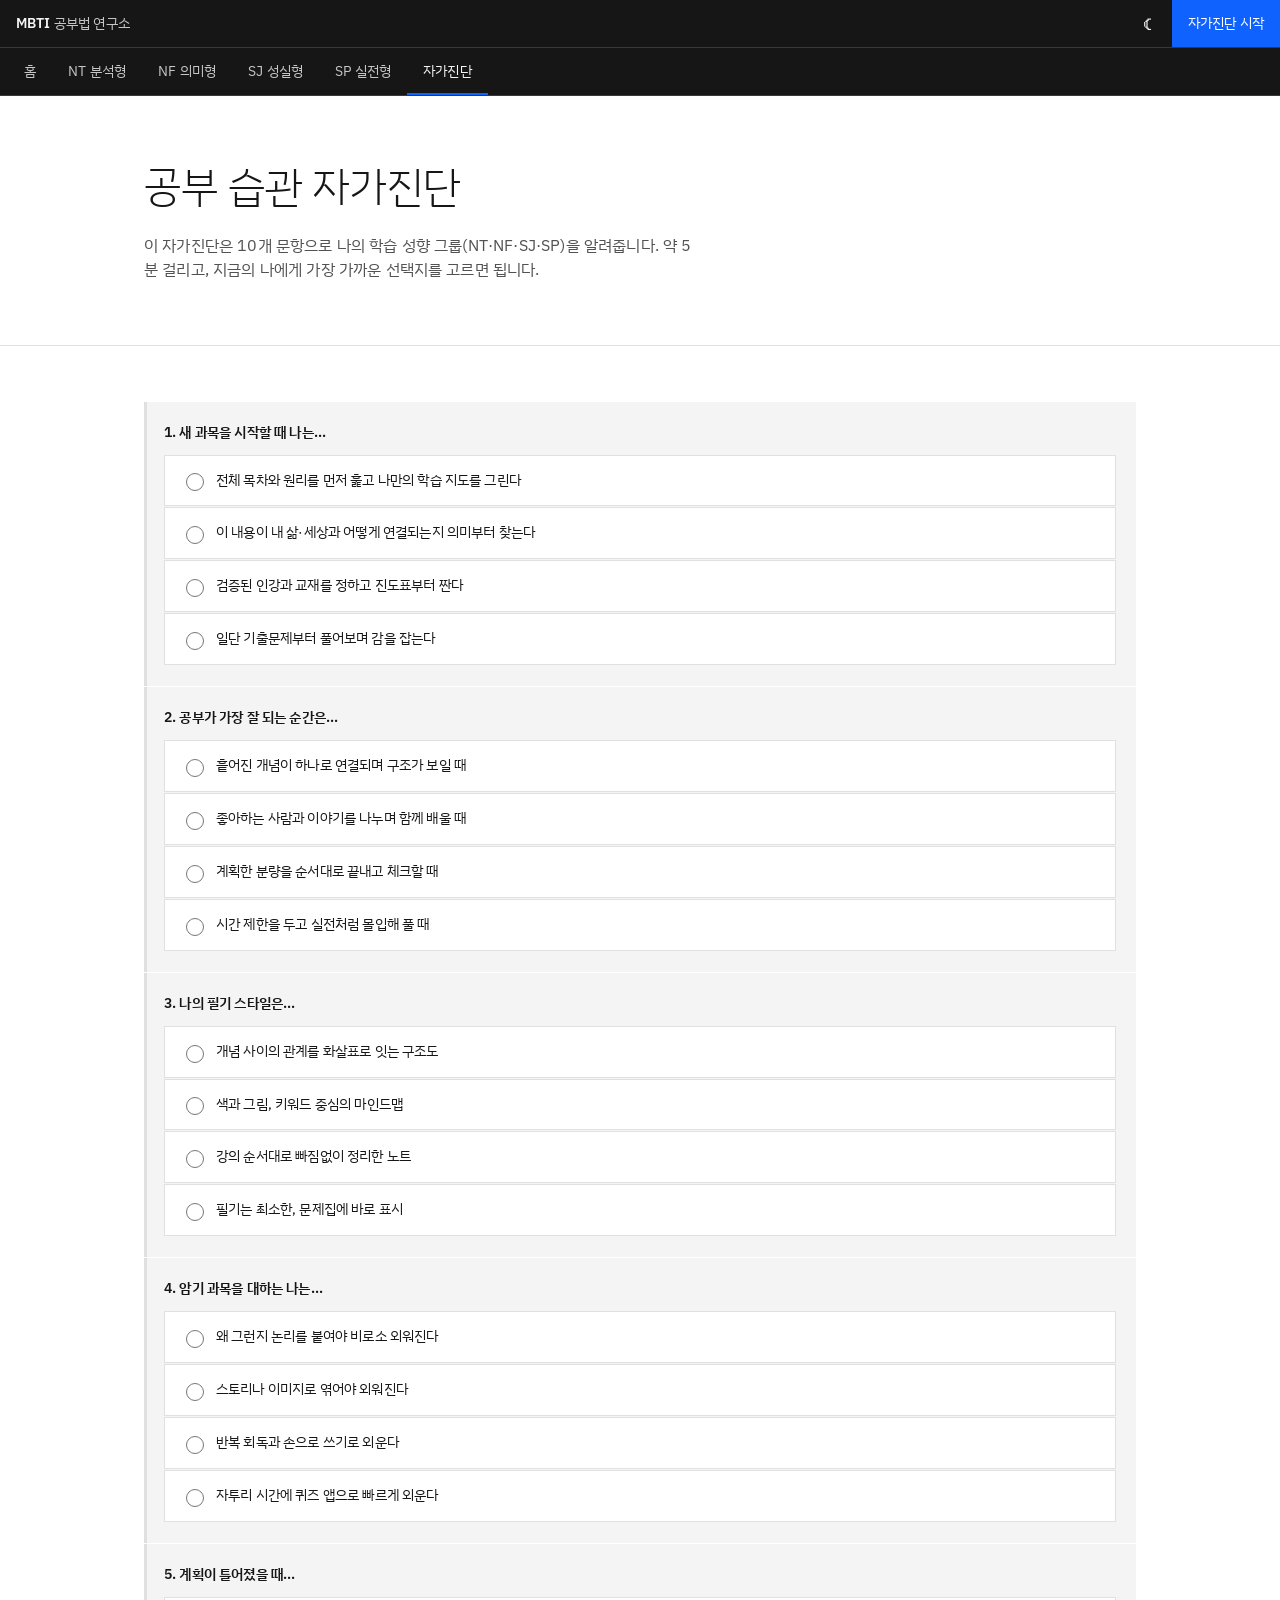
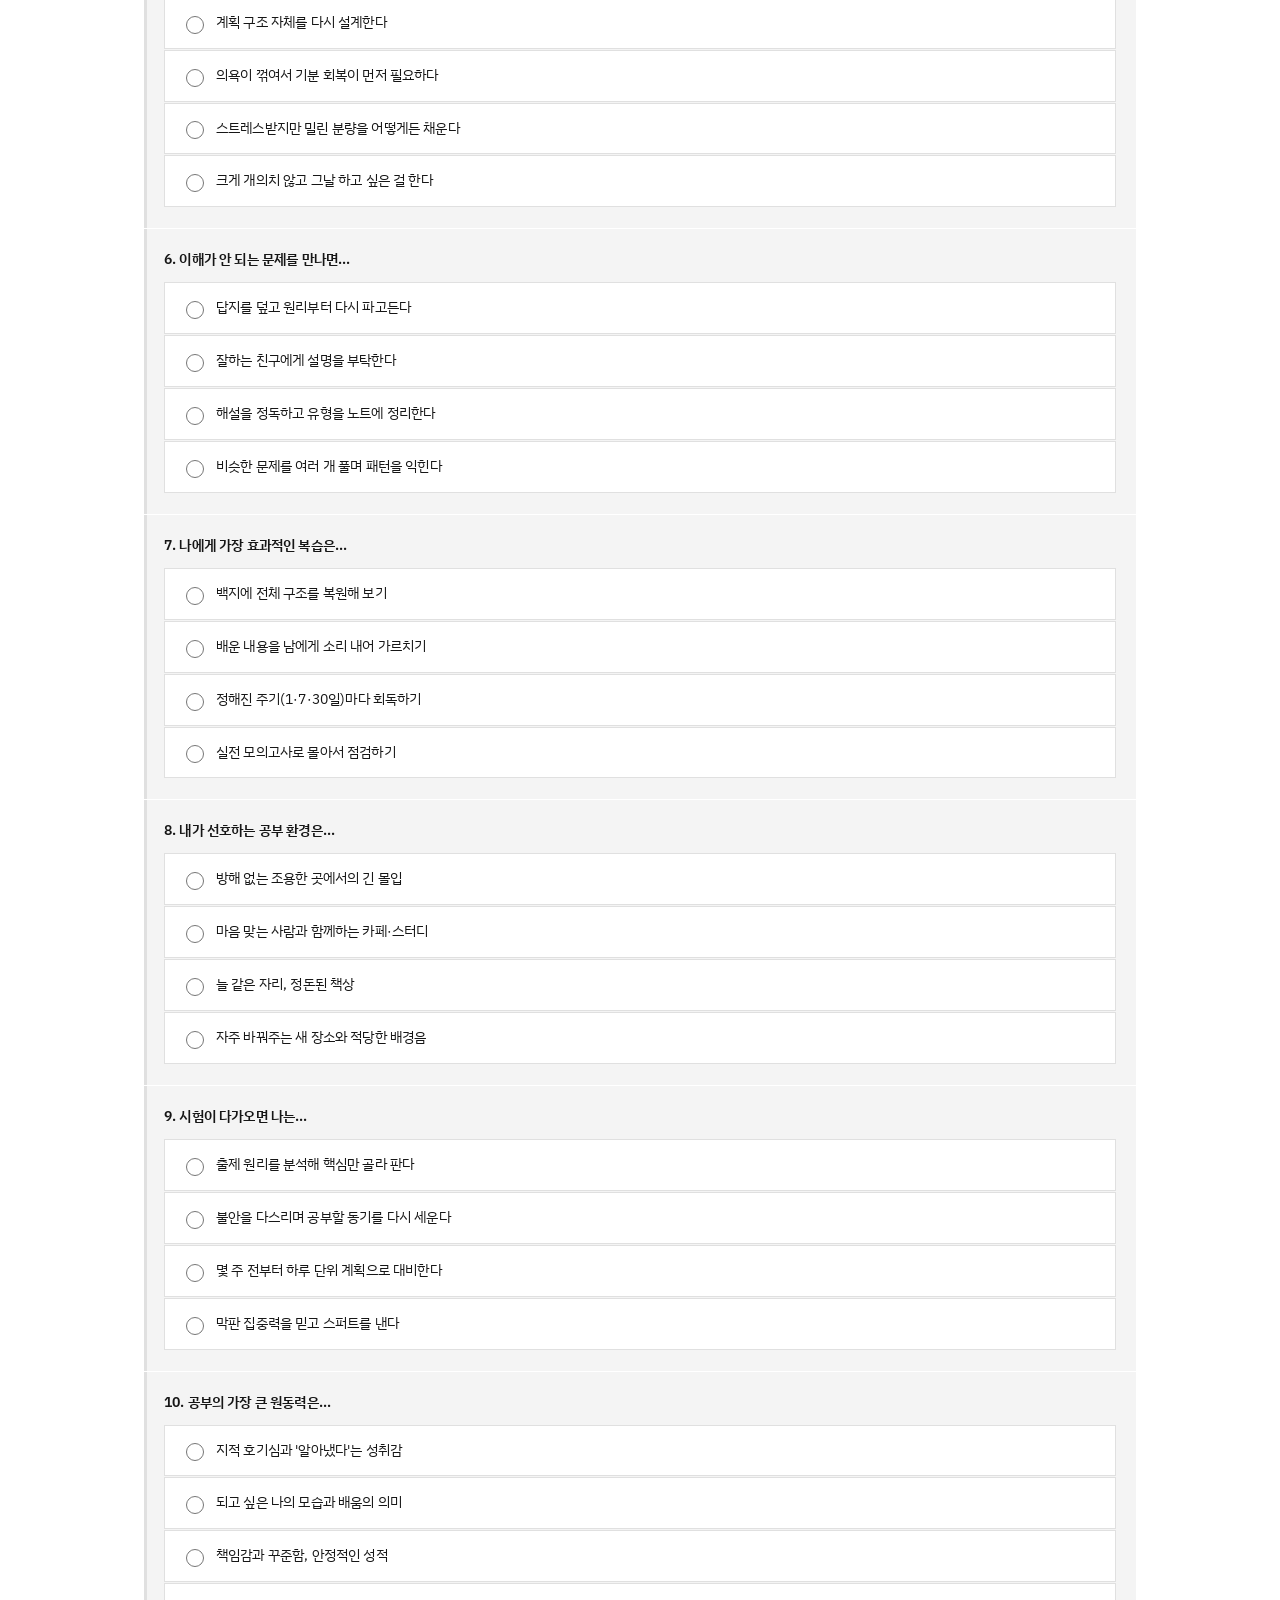
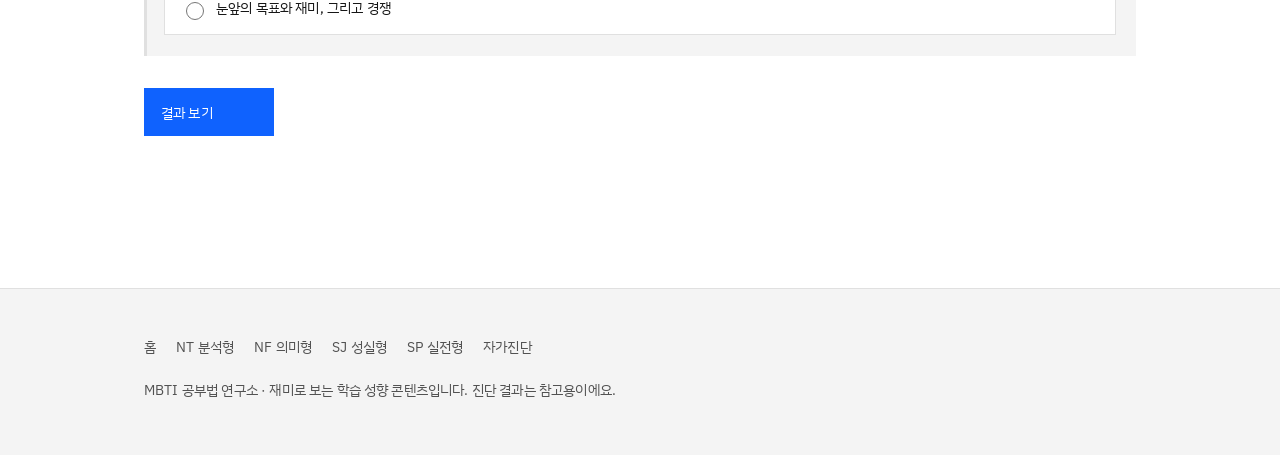
<file: test.html>
<!DOCTYPE html>
<html lang="ko">
<head>
  <meta charset="UTF-8" />
  <meta name="viewport" content="width=device-width, initial-scale=1" />
  <!-- Google Analytics 4 (gtag.js) -->
  <script async src="https://www.googletagmanager.com/gtag/js?id=G-RVWQMGBSQZ"></script>
  <script>
    window.dataLayer = window.dataLayer || [];
    function gtag(){dataLayer.push(arguments);}
    gtag("js", new Date());
    gtag("config", "G-RVWQMGBSQZ");
  </script>
  <title>MBTI 공부 습관 자가진단 — 10문항 무료 테스트 | MBTI 공부법 연구소</title>
  <meta name="description" content="10문항에 답하면 NT·NF·SJ·SP 중 내 공부 성향 그룹을 알려주는 무료 자가진단. 약 5분 소요." />
  <link rel="canonical" href="https://mbti-test-olive-alpha.vercel.app/test.html" />
  <meta name="robots" content="index,follow" />
  <meta property="og:type" content="website" />
  <meta property="og:site_name" content="MBTI 공부법 연구소" />
  <meta property="og:locale" content="ko_KR" />
  <meta property="og:url" content="https://mbti-test-olive-alpha.vercel.app/test.html" />
  <meta property="og:title" content="MBTI 공부 습관 자가진단 — 10문항 무료 테스트" />
  <meta property="og:description" content="10문항에 답하면 NT·NF·SJ·SP 중 내 공부 성향 그룹을 알려주는 무료 자가진단. 약 5분 소요." />
  <meta property="og:image" content="https://mbti-test-olive-alpha.vercel.app/og-image.png" />
  <meta property="og:image:width" content="1200" />
  <meta property="og:image:height" content="630" />
  <meta property="og:image:alt" content="MBTI 공부 습관 10문항 자가진단" />
  <meta name="twitter:card" content="summary_large_image" />
  <meta name="twitter:image" content="https://mbti-test-olive-alpha.vercel.app/og-image.png" />
  <script>try{var t=localStorage.getItem("theme");if(t==="dark"||(!t&&window.matchMedia("(prefers-color-scheme:dark)").matches)){document.documentElement.setAttribute("data-theme","dark")}else if(t==="light"){document.documentElement.setAttribute("data-theme","light")}}catch(e){}</script>
  <link rel="preconnect" href="https://fonts.googleapis.com" />
  <link rel="preconnect" href="https://fonts.gstatic.com" crossorigin />
  <link rel="stylesheet" href="https://fonts.googleapis.com/css2?family=IBM+Plex+Sans:wght@300;400;600&family=IBM+Plex+Sans+KR:wght@300;400;600&display=swap" />
  <link rel="stylesheet" href="css/style.css" />
  <script type="application/ld+json">
  {
    "@context": "https://schema.org",
    "@graph": [
      {
        "@type": "WebApplication",
        "name": "MBTI 공부 습관 자가진단",
        "url": "https://mbti-test-olive-alpha.vercel.app/test.html",
        "applicationCategory": "EducationApplication",
        "operatingSystem": "All",
        "inLanguage": "ko",
        "description": "10문항에 답하면 NT·NF·SJ·SP 중 내 공부 성향 그룹을 알려주는 무료 자가진단.",
        "offers": { "@type": "Offer", "price": "0", "priceCurrency": "KRW" },
        "publisher": { "@type": "Organization", "name": "MBTI 공부법 연구소" }
      },
      {
        "@type": "BreadcrumbList",
        "itemListElement": [
          { "@type": "ListItem", "position": 1, "name": "홈", "item": "https://mbti-test-olive-alpha.vercel.app/" },
          { "@type": "ListItem", "position": 2, "name": "공부 습관 자가진단", "item": "https://mbti-test-olive-alpha.vercel.app/test.html" }
        ]
      }
    ]
  }
  </script>
</head>
<body>
  <header id="site-header" class="site-header"></header>
  <main>
    <section class="hero">
      <div class="container">
        <h1>공부 습관 자가진단</h1>
        <p>이 자가진단은 10개 문항으로 나의 학습 성향 그룹(NT·NF·SJ·SP)을 알려줍니다. 약 5분 걸리고, 지금의 나에게 가장 가까운 선택지를 고르면 됩니다.</p>
      </div>
    </section>

    <section class="section">
      <div class="container">
        <form id="quiz" class="quiz" novalidate></form>
        <div class="quiz-actions">
          <button type="button" id="submit-btn" class="btn btn-primary">결과 보기</button>
          <p id="quiz-error" class="error" hidden>아직 답하지 않은 문항이 있어요. 모두 골라주세요.</p>
        </div>
        <div id="result" hidden></div>
      </div>
    </section>
  </main>
  <footer id="site-footer" class="site-footer"></footer>
  <script src="js/common.js"></script>
  <script src="js/test.js"></script>
</body>
</html>
</file>
<file: css/style.css>
/* MBTI 공부법 연구소 — IBM Carbon Design System 기반 스타일 */

/* ── 디자인 토큰: 라이트 (Carbon White 테마) ── */
:root {
  --background: #ffffff;
  --layer: #f4f4f4;
  --layer-hover: #e8e8e8;
  --layer-accent: #e0e0e0;
  --border-subtle: #e0e0e0;
  --border-strong: #8d8d8d;
  --text-primary: #161616;
  --text-secondary: #525252;
  --text-helper: #6f6f6f;
  --link: #0f62fe;
  --link-hover: #0043ce;
  --interactive: #0f62fe;
  --button-primary: #0f62fe;
  --button-primary-hover: #0353e9;
  --button-primary-active: #002d9c;
  --support-error: #da1e28;
  --focus: #0f62fe;
  --field: #f4f4f4;
  --maxw: 1056px;
}

/* ── 디자인 토큰: 다크 (Carbon Gray 100 테마) ── */
:root[data-theme="dark"] {
  --background: #161616;
  --layer: #262626;
  --layer-hover: #333333;
  --layer-accent: #393939;
  --border-subtle: #393939;
  --border-strong: #6f6f6f;
  --text-primary: #f4f4f4;
  --text-secondary: #c6c6c6;
  --text-helper: #8d8d8d;
  --link: #78a9ff;
  --link-hover: #a6c8ff;
  --interactive: #4589ff;
  --support-error: #ff8389;
  --focus: #ffffff;
  --field: #262626;
}
@media (prefers-color-scheme: dark) {
  :root:not([data-theme="light"]) {
    --background: #161616;
    --layer: #262626;
    --layer-hover: #333333;
    --layer-accent: #393939;
    --border-subtle: #393939;
    --border-strong: #6f6f6f;
    --text-primary: #f4f4f4;
    --text-secondary: #c6c6c6;
    --text-helper: #8d8d8d;
    --link: #78a9ff;
    --link-hover: #a6c8ff;
    --interactive: #4589ff;
    --support-error: #ff8389;
    --focus: #ffffff;
    --field: #262626;
  }
}

*, *::before, *::after { box-sizing: border-box; }
html { scroll-behavior: smooth; }
[id] { scroll-margin-top: 6rem; }
body {
  margin: 0;
  font-family: "IBM Plex Sans", "IBM Plex Sans KR", system-ui, -apple-system,
    "Malgun Gothic", sans-serif;
  font-size: .875rem;
  line-height: 1.5;
  letter-spacing: .16px;
  background: var(--background);
  color: var(--text-primary);
  -webkit-font-smoothing: antialiased;
}
img { max-width: 100%; display: block; }
a { color: var(--link); text-decoration: none; }
a:hover { color: var(--link-hover); text-decoration: underline; }
:focus-visible { outline: 2px solid var(--focus); outline-offset: 2px; }

h1, h2, h3, h4 { margin: 0; font-weight: 400; line-height: 1.25; color: var(--text-primary); word-break: keep-all; }
h1 { font-size: 2.625rem; font-weight: 300; letter-spacing: 0; }
h2 { font-size: 1.75rem; }
h3 { font-size: 1.25rem; }
h4 { font-size: 1rem; font-weight: 600; }

.container { max-width: var(--maxw); margin: 0 auto; padding: 0 32px; }

/* ── UI Shell 헤더 (2단: 마스트헤드 + 네비게이션) ── */
.site-header { position: sticky; top: 0; z-index: 8000; background: #161616; color: #f4f4f4; }
.masthead, .mastnav { display: flex; align-items: center; height: 48px; border-bottom: 1px solid #393939; }
.masthead { padding-left: 16px; }
.brand { font-size: .875rem; font-weight: 600; color: #f4f4f4; white-space: nowrap; }
.brand:hover { color: #f4f4f4; text-decoration: none; }
.brand b { font-weight: 400; color: #c6c6c6; }
.header-actions { display: flex; margin-left: auto; height: 100%; }
.icon-btn {
  width: 48px; height: 48px; border: 0; background: transparent; color: #f4f4f4;
  font-size: 1.15rem; cursor: pointer; display: flex; align-items: center; justify-content: center;
}
.icon-btn:hover { background: #333333; }
.header-cta {
  display: flex; align-items: center; height: 100%; padding: 0 16px;
  background: var(--button-primary); color: #fff; font-size: .875rem; border: 0;
  cursor: pointer; white-space: nowrap;
}
.header-cta:hover { background: var(--button-primary-hover); color: #fff; text-decoration: none; }
.mastnav { padding: 0 8px; overflow-x: auto; }
.mastnav a { display: flex; align-items: center; height: 48px; padding: 0 16px;
  color: #c6c6c6; font-size: .875rem; white-space: nowrap; }
.mastnav a:hover { background: #333333; color: #f4f4f4; text-decoration: none; }
.mastnav a.active { color: #f4f4f4; box-shadow: inset 0 -3px 0 0 var(--interactive); }

/* ── 히어로 ── */
.hero { padding: 64px 0; border-bottom: 1px solid var(--border-subtle); }
.hero h1 { max-width: 640px; }
.hero p { margin: 20px 0 0; max-width: 560px; font-size: 1rem; color: var(--text-secondary); }
.hero .cta { margin-top: 32px; }

/* ── 버튼 (Carbon) ── */
.btn {
  display: inline-flex; align-items: center; min-height: 48px;
  padding: 12px 60px 12px 16px; border: 1px solid transparent; border-radius: 0;
  font-family: inherit; font-size: .875rem; letter-spacing: .16px; text-align: left;
  cursor: pointer; transition: background 70ms cubic-bezier(0, 0, .38, .9);
}
.btn-primary { background: var(--button-primary); color: #fff; }
.btn-primary:hover { background: var(--button-primary-hover); color: #fff; text-decoration: none; }
.btn-primary:active { background: var(--button-primary-active); }
.btn-ghost { background: transparent; color: var(--link); border-color: var(--interactive); }
.btn-ghost:hover { background: var(--interactive); color: #fff; text-decoration: none; }
.btn-row { display: flex; flex-wrap: wrap; gap: 1px; }
.prose + .btn-row { margin-top: 32px; }

/* ── 섹션 ── */
.section { padding: 56px 0; }
.section > .container > h2 { margin-bottom: 8px; }
.section .lead { margin: 0 0 32px; color: var(--text-secondary); max-width: 600px; }

/* ── 그룹 카드 (Carbon 타일) ── */
.card-grid { display: grid; gap: 1px; background: var(--border-subtle);
  grid-template-columns: repeat(auto-fit, minmax(240px, 1fr)); }
.gcard { display: block; background: var(--layer); padding: 24px;
  border: 1px solid transparent; transition: background 110ms; }
.gcard:hover { background: var(--layer-hover); text-decoration: none; }
.gcard .tag { display: inline-block; font-size: .75rem; font-weight: 600; letter-spacing: .32px;
  color: #fff; background: var(--interactive); padding: 2px 8px; }
.gcard h3 { margin: 16px 0 4px; }
.gcard .types { margin: 0; font-size: .75rem; color: var(--text-helper); }
.gcard p { margin: 12px 0 0; color: var(--text-secondary); }

/* ── 본문 블록 ── */
.prose { background: var(--layer); border-left: 3px solid var(--border-subtle);
  padding: 24px 24px 24px 21px; margin-bottom: 1px; }
.prose h2 { color: var(--text-primary); }
.prose h3 { margin: 20px 0 6px; }
.prose ul { padding-left: 20px; margin: 8px 0; }
.prose li { margin: 4px 0; color: var(--text-secondary); }
.prose > p { color: var(--text-secondary); }
.tip { background: var(--background); border-left: 3px solid var(--interactive);
  padding: 12px 16px; margin: 12px 0; }
.tip strong { color: var(--interactive); margin-right: 8px; }
.type-block { border-left: 3px solid var(--interactive); padding-left: 16px; margin: 16px 0; }
.type-block h3 { margin: 0 0 4px; }
.type-block p { margin: 0; color: var(--text-secondary); }

/* ── 자가진단 ── */
.quiz .q { background: var(--layer); border-left: 3px solid var(--border-subtle);
  padding: 20px 20px 20px 17px; margin-bottom: 1px; }
.quiz .q > p { font-weight: 600; margin: 0 0 12px; }
.quiz .opt { display: block; padding: 14px 16px; background: var(--background);
  border: 1px solid var(--border-subtle); margin: 1px 0; cursor: pointer; }
.quiz .opt:hover { background: var(--layer-hover); }
.quiz .opt input { width: 18px; height: 18px; margin-right: 12px; vertical-align: middle;
  accent-color: var(--interactive); }
.quiz .opt.checked { border-color: var(--interactive); box-shadow: inset 0 0 0 1px var(--interactive); }
.quiz-actions { margin: 32px 0; }
.error { color: var(--support-error); margin-top: 12px; }

/* ── 결과 ── */
.result { background: var(--layer); border-left: 3px solid var(--interactive); padding: 32px; }
.result .tag { color: var(--interactive); font-weight: 600; }
.result h2 { margin: 8px 0 12px; }
.result p { color: var(--text-secondary); }
.result .scores { display: flex; flex-wrap: wrap; gap: 8px; margin: 20px 0; }
.result .scores span { background: var(--layer-accent); color: var(--text-primary);
  padding: 4px 12px; font-size: .75rem; font-weight: 600; }
.result .scores span.top { background: var(--interactive); color: #fff; }
.result .btn-row { margin-top: 24px; }
.share-box { margin-top: 16px; }
#share-box input { width: 100%; max-width: 520px; padding: 10px 12px; font: inherit;
  background: var(--field); color: var(--text-primary);
  border: 0; border-bottom: 1px solid var(--border-strong); }

/* ── 푸터 ── */
.site-footer { background: var(--layer); border-top: 1px solid var(--border-subtle); margin-top: 64px; }
.site-footer .container { padding: 40px 32px; color: var(--text-secondary); }
.site-footer .fnav { display: flex; flex-wrap: wrap; gap: 20px; margin-bottom: 12px; }
.site-footer .fnav a { display: inline-block; padding: 8px 0; color: var(--text-secondary); }

@media (max-width: 640px) {
  .container { padding: 0 16px; }
  .hero { padding: 40px 0; }
  .hero h1 { font-size: 2rem; }
  .brand { font-size: .8125rem; }
  .header-cta { padding: 0 12px; }
  .section { padding: 40px 0; }
  .btn { padding-right: 32px; }
  .btn-row .btn { flex: 1 1 100%; }
  .result { padding: 24px 16px; }
  .mastnav {
    -webkit-mask-image: linear-gradient(to right, #000 calc(100% - 28px), transparent);
    mask-image: linear-gradient(to right, #000 calc(100% - 28px), transparent);
  }
}
</file>
